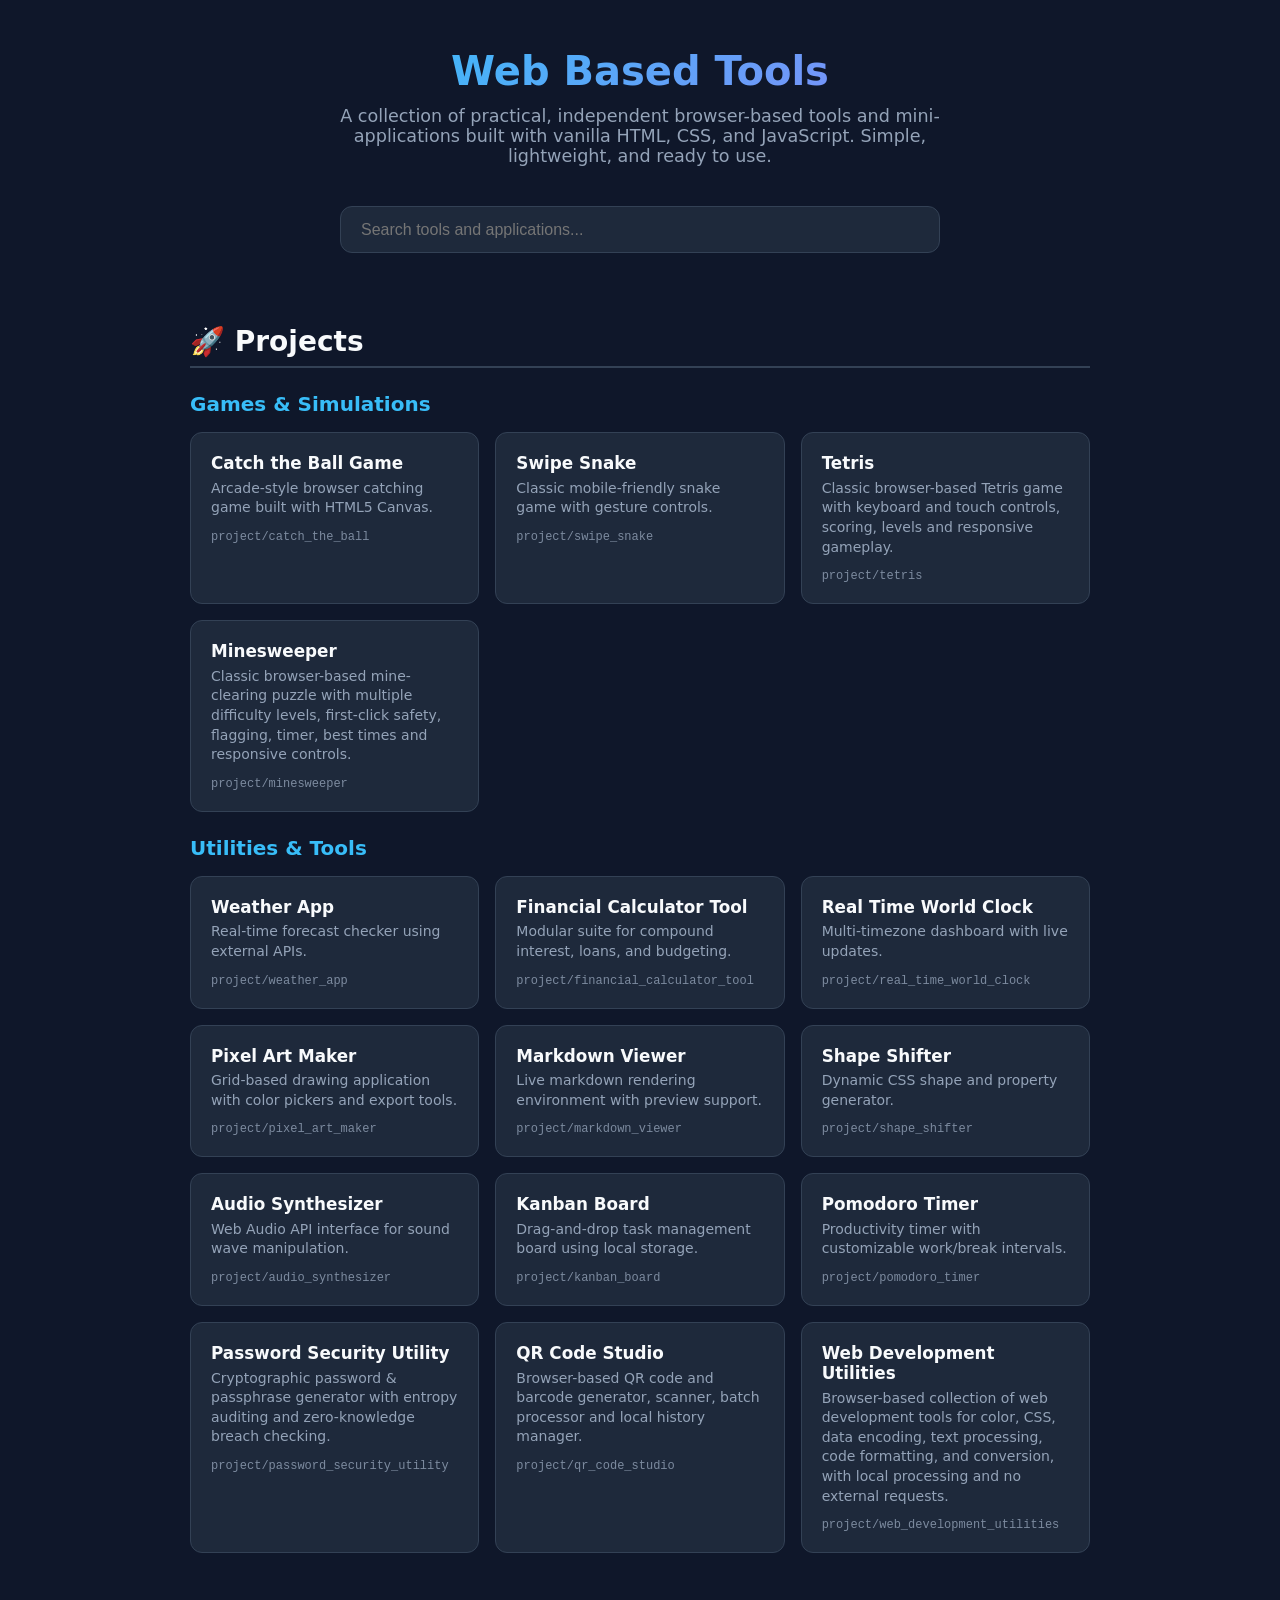
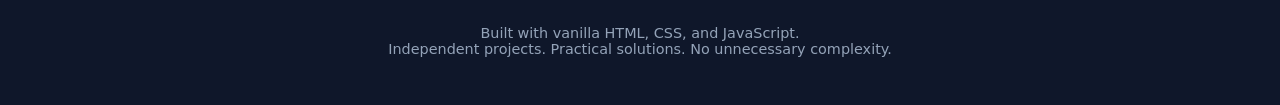
<file: index.html>
<!DOCTYPE html>
<html lang="en">
<head>
    <meta charset="UTF-8">
    <meta name="viewport" content="width=device-width, initial-scale=1.0">
    <meta name="description" content="A collection of practical, independent browser-based tools built with vanilla HTML, CSS, and JavaScript.">
    <title>Web Based Tools - Directory</title>
    <style>
        :root {
            --bg-color: #0f172a;
            --card-bg: #1e293b;
            --card-hover: #334155;
            --text-primary: #f8fafc;
            --text-secondary: #94a3b8;
            --accent: #38bdf8;
            --accent-gradient: linear-gradient(135deg, #38bdf8 0%, #818cf8 100%);
            --border: #334155;
            --radius: 12px;
        }

        * {
            box-sizing: border-box;
            margin: 0;
            padding: 0;
        }

        body {
            font-family: system-ui, -apple-system, BlinkMacSystemFont, "Segoe UI", Roboto, sans-serif;
            background-color: var(--bg-color);
            color: var(--text-primary);
            min-height: 100vh;
            display: flex;
            flex-direction: column;
            align-items: center;
            padding: 3rem 1.5rem;
        }

        header {
            text-align: center;
            margin-bottom: 2.5rem;
            max-width: 600px;
        }

        h1 {
            font-size: 2.5rem;
            font-weight: 800;
            background: var(--accent-gradient);
            -webkit-background-clip: text;
            -webkit-text-fill-color: transparent;
            margin-bottom: 0.75rem;
        }

        .subtitle {
            color: var(--text-secondary);
            font-size: 1.1rem;
        }

        .search-container {
            width: 100%;
            max-width: 600px;
            margin-bottom: 2rem;
        }

        #search-input {
            width: 100%;
            padding: 0.85rem 1.25rem;
            font-size: 1rem;
            background-color: var(--card-bg);
            border: 1px solid var(--border);
            border-radius: var(--radius);
            color: var(--text-primary);
            outline: none;
            transition: border-color 0.2s, box-shadow 0.2s;
        }

        #search-input:focus {
            border-color: var(--accent);
            box-shadow: 0 0 0 3px rgba(56, 189, 248, 0.15);
        }

        main {
            width: 100%;
            max-width: 900px;
        }

        .category-title {
            font-size: 1.75rem;
            font-weight: 800;
            margin: 2.5rem 0 1.5rem;
            color: var(--text-primary);
            border-bottom: 2px solid var(--border);
            padding-bottom: 0.5rem;
        }

        .subcategory-title {
            font-size: 1.25rem;
            font-weight: 600;
            margin: 1.5rem 0 1rem;
            color: var(--accent);
        }

        .grid {
            display: grid;
            grid-template-columns: repeat(auto-fill, minmax(260px, 1fr));
            gap: 1rem;
            list-style: none;
            margin-bottom: 1.5rem;
        }

        .card {
            background-color: var(--card-bg);
            border: 1px solid var(--border);
            border-radius: var(--radius);
            transition: transform 0.2s, background-color 0.2s, border-color 0.2s;
            overflow: hidden;
        }

        .card:hover {
            background-color: var(--card-hover);
            border-color: var(--accent);
            transform: translateY(-3px);
        }

        .card a {
            display: block;
            padding: 1.25rem;
            color: var(--text-primary);
            text-decoration: none;
            height: 100%;
        }

        .card-title {
            font-size: 1.05rem;
            font-weight: 600;
            margin-bottom: 0.35rem;
        }

        .card-desc {
            font-size: 0.875rem;
            color: var(--text-secondary);
            margin-bottom: 0.75rem;
            line-height: 1.4;
        }

        .card-path {
            font-size: 0.75rem;
            color: var(--text-secondary);
            font-family: monospace;
            opacity: 0.8;
        }

        footer {
            margin-top: auto;
            padding-top: 3rem;
            color: var(--text-secondary);
            font-size: 0.9rem;
            text-align: center;
        }

        .hidden {
            display: none !important;
        }

        @media (max-width: 600px) {
            h1 { font-size: 2rem; }
            body { padding: 1.5rem 1rem; }
        }
    </style>
</head>
<body>

    <header>
        <h1>Web Based Tools</h1>
        <p class="subtitle">
            A collection of practical, independent browser-based tools
            and mini-applications built with vanilla HTML, CSS, and JavaScript.
            Simple, lightweight, and ready to use.
        </p>
    </header>

    <div class="search-container">
        <input
            type="text"
            id="search-input"
            placeholder="Search tools and applications..."
            autocomplete="off"
            aria-label="Search tools and applications"
        >
    </div>

    <main id="directory-container">
        <!-- Tools are dynamically rendered via app.js -->
    </main>

    <footer>
        <p>Built with vanilla HTML, CSS, and JavaScript.</p>
        <p>Independent projects. Practical solutions. No unnecessary complexity.</p>
    </footer>

    <script src="app.js"></script>
</body>
</html>
</file>
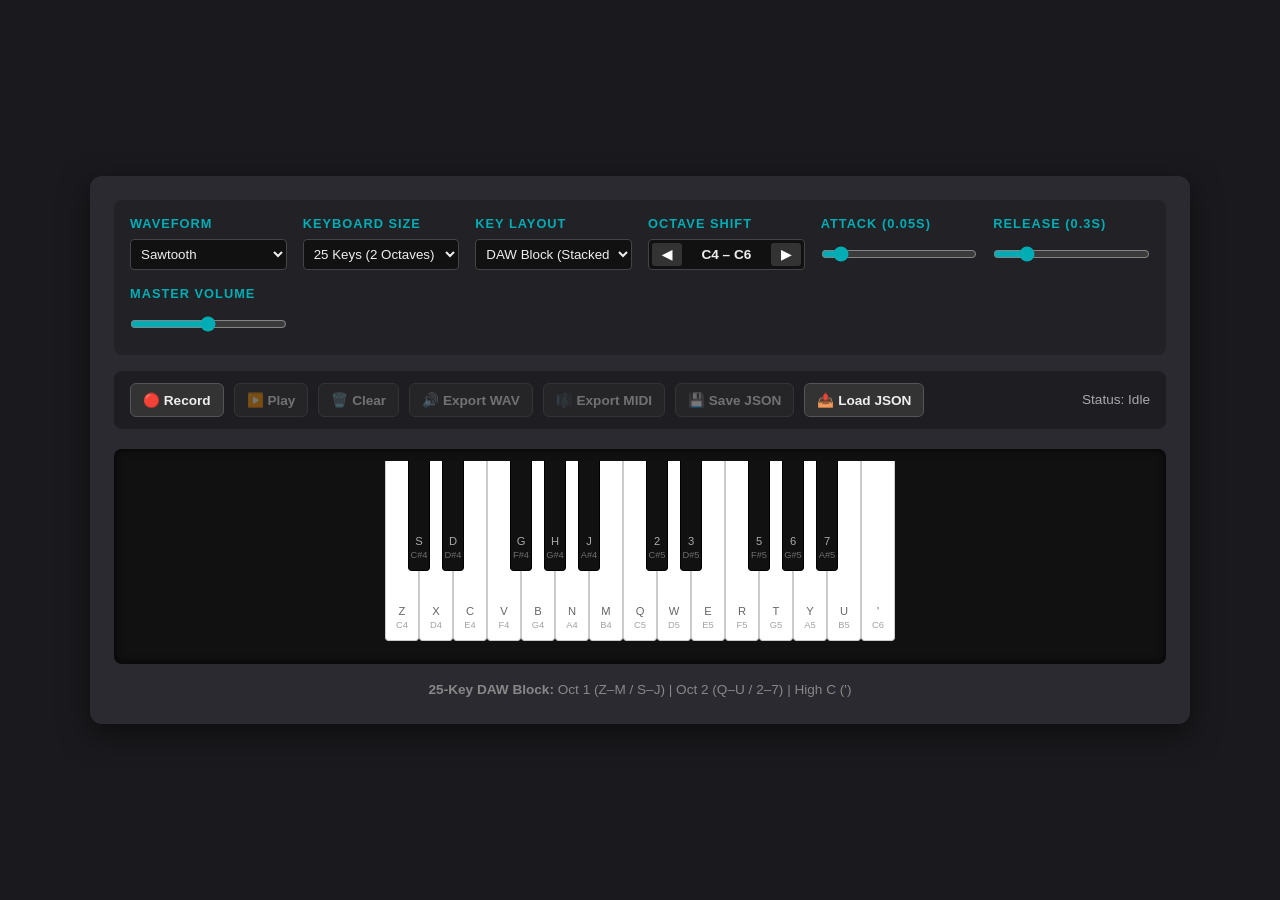
<file: project/audio_synthesizer/index.html>
<!DOCTYPE html>
<html lang="en">
<head>
    <meta charset="UTF-8">
    <meta name="viewport" content="width=device-width, initial-scale=1.0">
    <title>Modular Web Audio Synthesizer</title>
    <link rel="icon" href="data:image/svg+xml,<svg xmlns=%22http://www.w3.org/2000/svg%22 viewBox=%220 0 100 100%22><text y=%22.9em%22 font-size=%2290%22>🎹</text></svg>">
    <link rel="stylesheet" href="style.css">
</head>
<body>

<div class="synth-container">
    <div class="controls-panel">
        <div class="control-group">
            <label for="waveform">Waveform</label>
            <select id="waveform">
                <option value="sine">Sine</option>
                <option value="square">Square</option>
                <option value="sawtooth" selected>Sawtooth</option>
                <option value="triangle">Triangle</option>
            </select>
        </div>

        <div class="control-group">
            <label for="key-count">Keyboard Size</label>
            <select id="key-count">
                <option value="13">13 Keys (1 Octave)</option>
                <option value="25" selected>25 Keys (2 Octaves)</option>
                <option value="37">37 Keys (3 Octaves)</option>
            </select>
        </div>

        <div class="control-group">
            <label for="layout-mode">Key Layout</label>
            <select id="layout-mode">
                <option value="block" selected>DAW Block (Stacked)</option>
                <option value="split">Left / Right Split</option>
            </select>
        </div>

        <div class="control-group">
            <label>Octave Shift</label>
            <div class="octave-stepper">
                <button id="octave-down" class="btn-step">◀</button>
                <span id="octave-label">C4 – C6</span>
                <button id="octave-up" class="btn-step">▶</button>
            </div>
        </div>
        
        <div class="control-group">
            <label for="attack">Attack (<span id="attack-val">0.05</span>s)</label>
            <input type="range" id="attack" min="0.01" max="1" step="0.01" value="0.05">
        </div>

        <div class="control-group">
            <label for="release">Release (<span id="release-val">0.3</span>s)</label>
            <input type="range" id="release" min="0.01" max="2" step="0.01" value="0.3">
        </div>

        <div class="control-group">
            <label for="volume">Master Volume</label>
            <input type="range" id="volume" min="0" max="1" step="0.01" value="0.5">
        </div>
    </div>

    <!-- Recorder Controls -->
    <div class="recorder-panel">
        <button id="btn-record" class="btn">🔴 Record</button>
        <button id="btn-play" class="btn" disabled>▶️ Play</button>
        <button id="btn-clear" class="btn" disabled>🗑️ Clear</button>
        <button id="btn-export-wav" class="btn" disabled>🔊 Export WAV</button>
        <button id="btn-export-midi" class="btn" disabled>🎼 Export MIDI</button>
        <button id="btn-save" class="btn" disabled>💾 Save JSON</button>
        <button id="btn-load-file" class="btn">📤 Load JSON</button>
        <input type="file" id="file-input" accept=".json" style="display: none;">
        <span id="rec-status" class="status-label">Status: Idle</span>
    </div>

    <div class="keyboard-wrapper" id="keyboard">
        <!-- Keys generated dynamically -->
    </div>

    <div class="instructions" id="instructions">
        <strong>DAW Block:</strong> Oct 1 (Z–M / S–J) | Oct 2 (Q–U / 2–7) | Oct 3 (I–; / 8–=) | High C (')<br>
        <strong>25-Key Split:</strong> Left Hand (Q–U / 2–7) | Right Hand (I–; / 8–=) | High C (')<br>
        <strong>37-Key Split:</strong> Oct 1 (Z–M / S–J) | Left Hand (Q–U / 2–7) | Right Hand (I–; / 8–=) | High C (')
    </div>
</div>

<script type="module" src="js/app.js"></script>
</body>
</html>
</file>
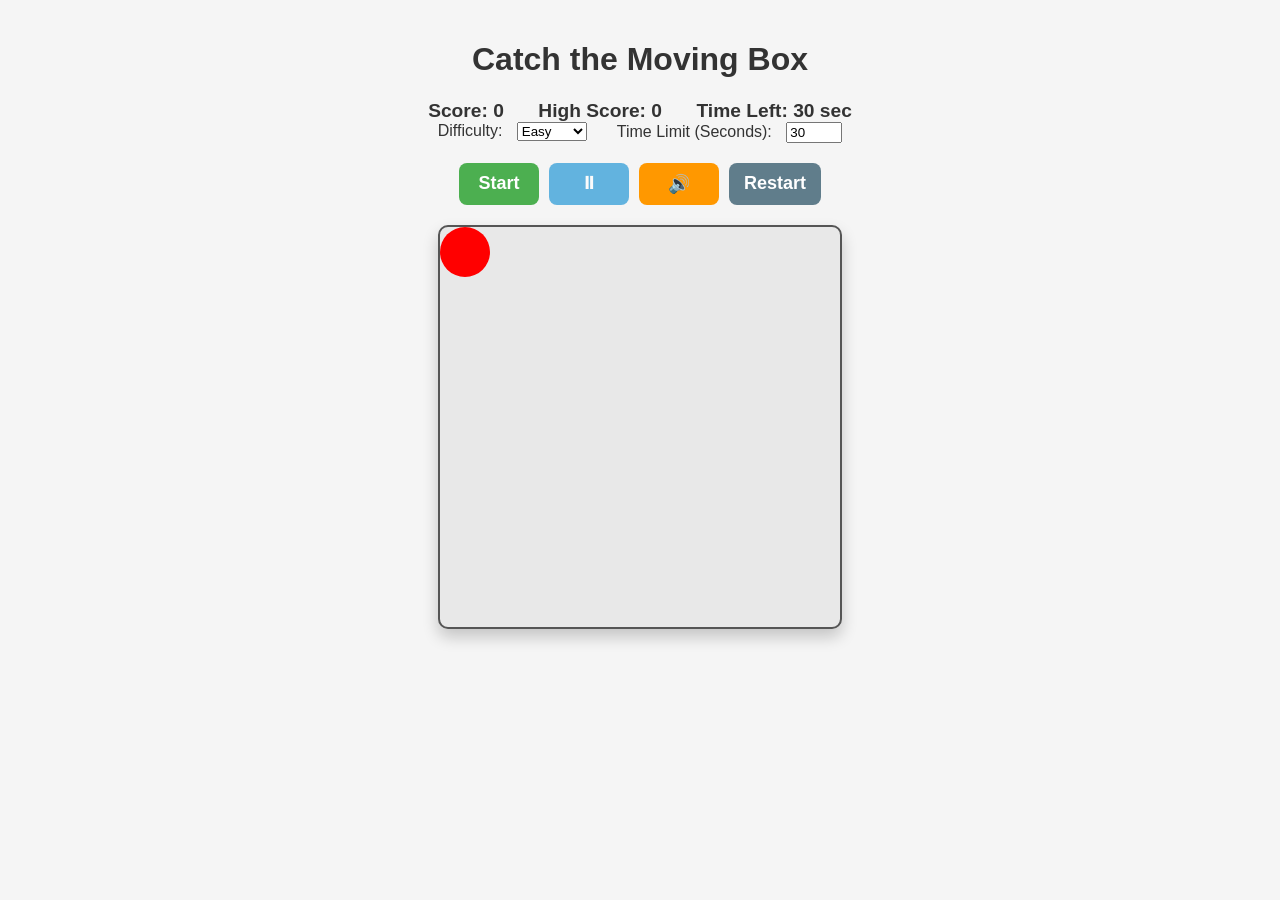
<file: project/catch_the_ball/index.html>
<!DOCTYPE html>
<html lang="en">
<head>
    <meta charset="UTF-8">
    <meta name="viewport" content="width=device-width, initial-scale=1.0">
    <title>Catch the Box Game</title>
    <link rel="icon" type="image/x-icon" href="favicon.ico"> 
    <link rel="stylesheet" href="style.css">
</head>
<body>
    <header>
        <h1>Catch the Moving Box</h1>
    </header>

    <div class="game-info">
        <p>Score: <span id="score">0</span></p>
        <p>High Score: <span id="highScore">0</span></p>
        <p>Time Left: <span id="timer">30</span> sec</p>
    </div>

    <div class="controls">
        <div class="control-group">
            <label for="difficulty">Difficulty:</label>
            <select id="difficulty">
                <option value="1000">Easy</option>
                <option value="700">Medium</option>
                <option value="400">Hard</option>
            </select>
        </div>

        <div class="control-group">
            <label for="timeLimit">Time Limit (Seconds):</label>
            <input type="number" id="timeLimit" min="30" max="600" value="30">
        </div>
    </div>

    <div class="button-group">
        <button id="startButton" onclick="toggleGame()">Start</button>
        <button id="pauseButton" onclick="togglePause()" disabled aria-label="Pause Game">⏸</button>
        <button id="toggleSoundButton" onclick="toggleSound()" aria-label="Toggle Sound">🔊</button>
        <button id="restartButton" onclick="restartGame()">Restart</button>
    </div>

    <div id="gameArea">
        <div id="box"></div>
        <div id="gameOverModal" class="modal">
            <div class="modal-content">
                <h2>Game Over!</h2>
                <p id="finalScoreText">Your final score is: <span id="finalScore">0</span></p>
                <button onclick="restartGame()">Replay</button>
            </div>
        </div>
    </div>

    <audio id="clickSound" src="click_sound.mp3" preload="auto"></audio>

    <script src="script.js"></script>
</body>
</html>
</file>
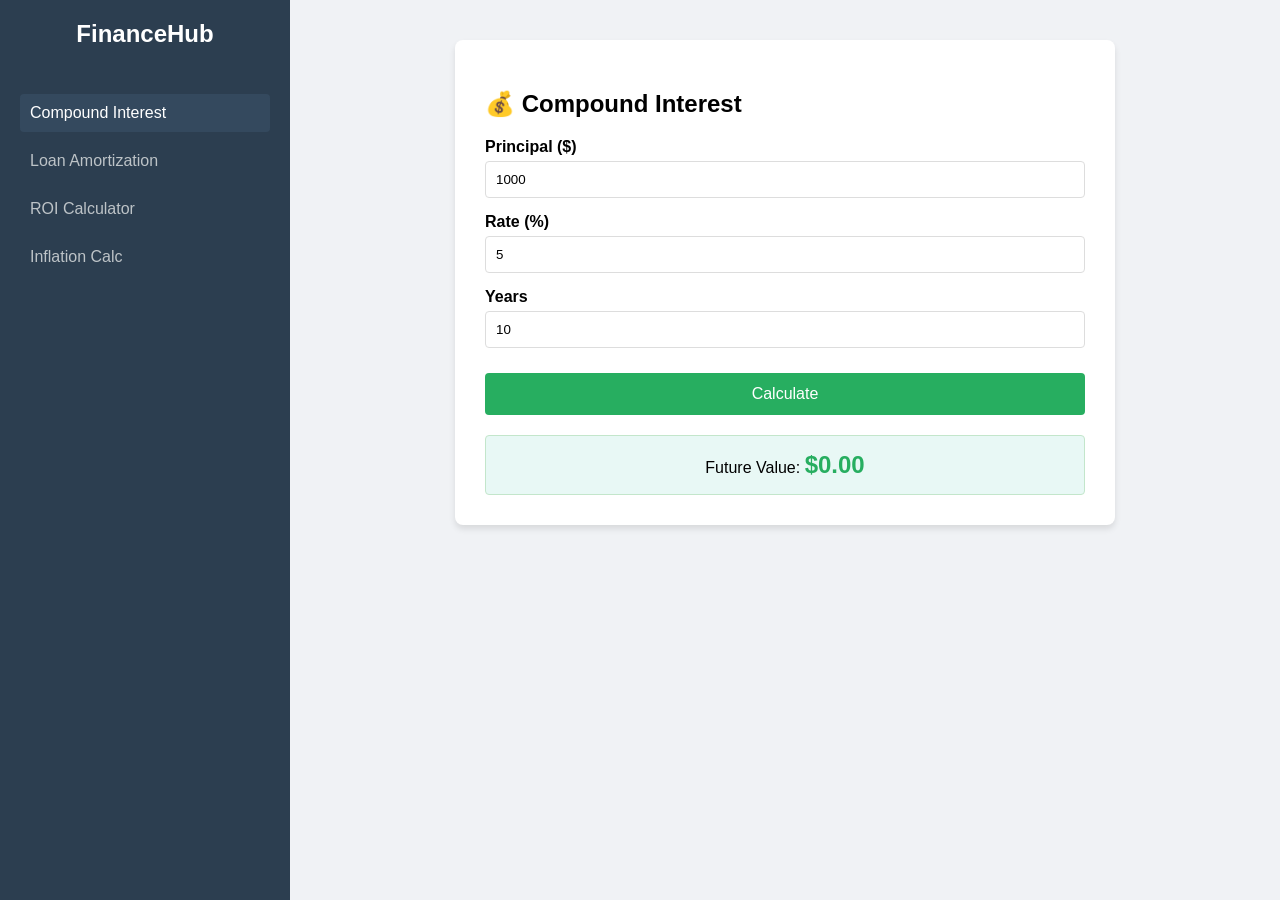
<file: project/financial_calculator_tool/index.html>
<!DOCTYPE html>
<html lang="en">
<head>
    <meta charset="UTF-8">
    <meta name="viewport" content="width=device-width, initial-scale=1.0">
    <title>FinanceHub SPA</title>
    <link rel="stylesheet" href="styles.css">
</head>
<body>

    <div class="layout">
        <nav class="sidebar">
            <h2>FinanceHub</h2>
            <ul>
                <li><a href="#compound" class="nav-link" data-target="compound">Compound Interest</a></li>
                <li><a href="#amortization" class="nav-link" data-target="amortization">Loan Amortization</a></li>
                <li><a href="#roi" class="nav-link" data-target="roi">ROI Calculator</a></li>
                <li><a href="#inflation" class="nav-link" data-target="inflation">Inflation Calc</a></li>
            </ul>
        </nav>

        <main id="app">
            <div class="welcome-screen">
                <h3>Select a tool from the menu to get started.</h3>
            </div>
        </main>
    </div>

    <script type="module" src="main.js"></script>
</body>
</html>
</file>
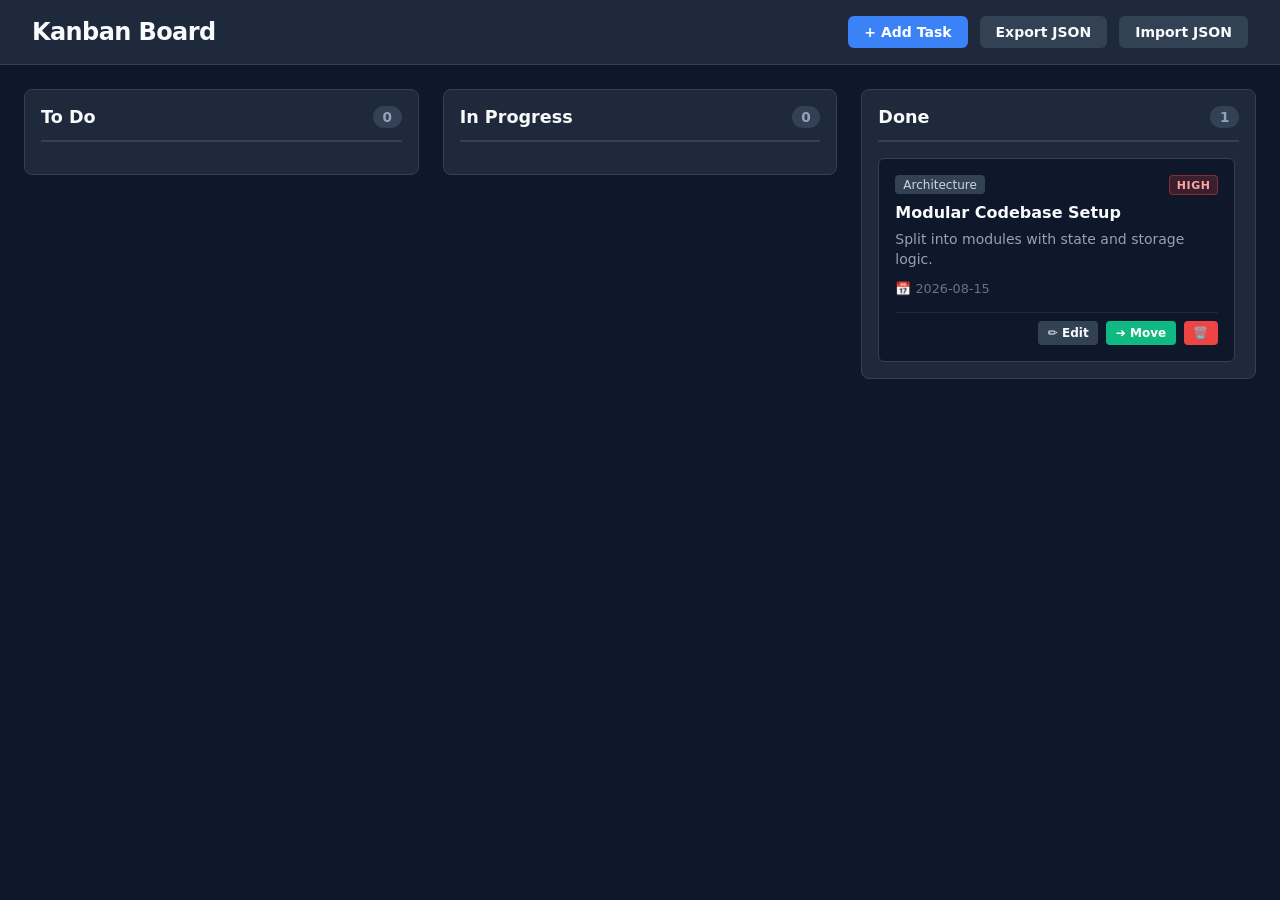
<file: project/kanban_board/index.html>
<!DOCTYPE html>
<html lang="en">
<head>
  <meta charset="UTF-8">
  <meta name="viewport" content="width=device-width, initial-scale=1.0">
  <title>Kanban Board</title>
  <link rel="stylesheet" href="css/styles.css">
</head>
<body>
  <header class="app-header">
    <h1>Kanban Board</h1>
    <div class="actions">
      <button id="add-task-btn" class="btn primary">+ Add Task</button>
      <button id="export-btn" class="btn secondary">Export JSON</button>
      <label for="import-file" class="btn secondary">Import JSON</label>
      <input type="file" id="import-file" accept=".json" hidden>
    </div>
  </header>

  <main id="kanban-board" class="board-container"></main>

  <!-- Task Modal Form for Add / Edit Operations -->
  <div id="task-modal" class="modal hidden">
    <div class="modal-content">
      <div class="modal-header">
        <h2 id="modal-title">Add New Task</h2>
        <button id="close-modal-btn" class="close-btn">&times;</button>
      </div>
      
      <form id="task-form">
        <input type="hidden" id="task-id">
        
        <div class="form-group">
          <label for="task-title-input">Title *</label>
          <input type="text" id="task-title-input" required placeholder="e.g., Implement drag and drop">
        </div>

        <div class="form-group">
          <label for="task-desc-input">Description</label>
          <textarea id="task-desc-input" rows="3" placeholder="Add task context or implementation details..."></textarea>
        </div>

        <div class="form-row">
          <div class="form-group">
            <label for="task-priority-input">Priority</label>
            <select id="task-priority-input">
              <option value="low">Low</option>
              <option value="medium" selected>Medium</option>
              <option value="high">High</option>
            </select>
          </div>

          <div class="form-group">
            <label for="task-category-input">Tags (comma-separated)</label>
            <input type="text" id="task-category-input" placeholder="e.g., Feature, UI, Bug">
          </div>
        </div>

        <div class="form-row">
          <div class="form-group">
            <label for="task-status-input">Status Lane</label>
            <select id="task-status-input">
              <option value="todo">To Do</option>
              <option value="in-progress">In Progress</option>
              <option value="done">Done</option>
            </select>
          </div>

          <div class="form-group">
            <label for="task-due-input">Due Date</label>
            <input type="date" id="task-due-input">
          </div>
        </div>

        <div class="modal-actions">
          <button type="button" id="cancel-btn" class="btn secondary">Cancel</button>
          <button type="submit" class="btn primary">Save Task</button>
        </div>
      </form>
    </div>
  </div>

  <!-- Main ES Module Entry Point -->
  <script type="module" src="js/main.js"></script>
</body>
</html>
</file>
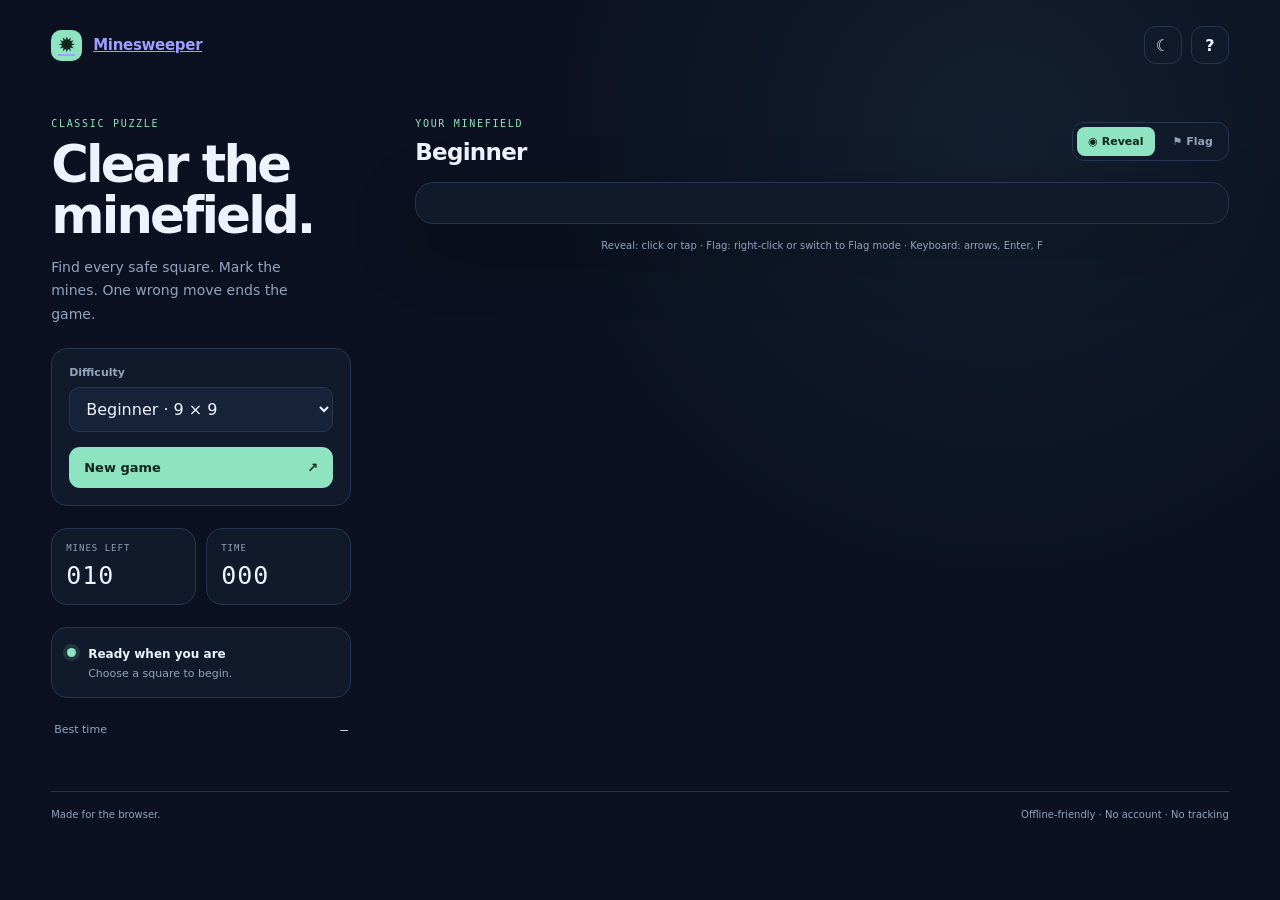
<file: project/minesweeper/index.html>
<!doctype html>
<html lang="en">
<head>
  <meta charset="utf-8">
  <meta name="viewport" content="width=device-width, initial-scale=1">
  <meta name="theme-color" content="#111827">
  <meta name="description" content="A lightweight, browser-based Minesweeper game.">
  <title>Minesweeper</title>
  <link rel="manifest" href="./manifest.webmanifest">
  <link rel="stylesheet" href="./css/style.css">
  <link rel="stylesheet" href="./css/responsive.css">
</head>
<body>
  <main class="app-shell">
    <header class="topbar">
      <a class="brand" href="./" aria-label="Minesweeper home">
        <span class="brand-mark" aria-hidden="true">✹</span>
        <span>Minesweeper</span>
      </a>
      <div class="top-actions">
        <button class="icon-button" id="theme-toggle" type="button" aria-label="Switch color theme" title="Switch theme">☾</button>
        <button class="icon-button" id="help-toggle" type="button" aria-label="How to play" title="How to play">?</button>
      </div>
    </header>

    <section class="game-layout" aria-label="Minesweeper game">
      <aside class="game-sidebar">
        <div class="intro">
          <p class="eyebrow">CLASSIC PUZZLE</p>
          <h1>Clear the<br>minefield.</h1>
          <p class="intro-copy">Find every safe square. Mark the mines. One wrong move ends the game.</p>
        </div>

        <div class="control-card">
          <label class="field-label" for="difficulty">Difficulty</label>
          <select id="difficulty">
            <option value="beginner">Beginner · 9 × 9</option>
            <option value="intermediate">Intermediate · 16 × 16</option>
            <option value="expert">Expert · 30 × 16</option>
            <option value="custom">Custom board</option>
          </select>

          <div class="custom-fields" id="custom-fields" hidden>
            <div class="field-row">
              <label>Columns <input id="custom-cols" type="number" min="5" max="40" value="12"></label>
              <label>Rows <input id="custom-rows" type="number" min="5" max="30" value="12"></label>
            </div>
            <label class="full-field">Mines <input id="custom-mines" type="number" min="1" max="143" value="20"></label>
            <p class="field-hint" id="custom-hint">Choose between 5–40 columns and 5–30 rows.</p>
          </div>
          <button class="primary-button" id="new-game" type="button">New game <span aria-hidden="true">↗</span></button>
        </div>

        <div class="stats-grid">
          <div class="stat-card">
            <span class="stat-label">MINES LEFT</span>
            <strong id="mine-count">010</strong>
          </div>
          <div class="stat-card">
            <span class="stat-label">TIME</span>
            <strong id="timer">000</strong>
          </div>
        </div>

        <div class="status-card" aria-live="polite">
          <span class="status-indicator" id="status-indicator"></span>
          <div>
            <strong id="game-status">Ready when you are</strong>
            <p id="status-detail">Choose a square to begin.</p>
          </div>
        </div>

        <div class="sidebar-footer">
          <span>Best time</span>
          <strong id="best-time">—</strong>
        </div>
      </aside>

      <section class="board-panel">
        <div class="board-toolbar">
          <div>
            <p class="eyebrow">YOUR MINEFIELD</p>
            <h2 id="board-title">Beginner</h2>
          </div>
          <div class="board-tools">
            <button class="mode-button active" id="reveal-mode" type="button" aria-pressed="true">◉ Reveal</button>
            <button class="mode-button" id="flag-mode" type="button" aria-pressed="false">⚑ Flag</button>
          </div>
        </div>
        <div class="board-frame">
          <div class="board-scroll">
            <div class="board" id="board" role="grid" aria-label="Minefield" aria-describedby="board-instructions"></div>
          </div>
        </div>
        <p class="board-instructions" id="board-instructions">
          Reveal: click or tap · Flag: right-click or switch to Flag mode · Keyboard: arrows, Enter, F
        </p>
        <div class="mobile-actions">
          <button class="mobile-action active" id="mobile-reveal" type="button">◉ Reveal</button>
          <button class="mobile-action" id="mobile-flag" type="button">⚑ Flag</button>
        </div>
      </section>
    </section>

    <footer class="page-footer">
      <span>Made for the browser.</span>
      <span>Offline-friendly · No account · No tracking</span>
    </footer>
  </main>

  <dialog class="help-dialog" id="help-dialog">
    <form method="dialog">
      <button class="dialog-close" aria-label="Close instructions">×</button>
      <p class="eyebrow">HOW TO PLAY</p>
      <h2>Read the clues.</h2>
      <p>Numbers show how many mines touch that square, including diagonals. Use them to work out where the mines are hiding.</p>
      <ul>
        <li><strong>Reveal:</strong> Select a covered square to uncover it.</li>
        <li><strong>Flag:</strong> Mark a square you think contains a mine.</li>
        <li><strong>Empty squares:</strong> Reveal a surrounding area automatically.</li>
        <li><strong>Win:</strong> Reveal every safe square without hitting a mine.</li>
      </ul>
      <p class="dialog-note">Your first revealed square is always safe. On touch screens, use the Reveal and Flag controls.</p>
      <button class="primary-button dialog-done">Got it</button>
    </form>
  </dialog>

  <script type="module" src="./js/app.js"></script>
  <script>
    if ("serviceWorker" in navigator && location.protocol !== "file:") {
      window.addEventListener("load", () => navigator.serviceWorker.register("./sw.js").catch(() => {}));
    }
  </script>
</body>
</html>
</file>
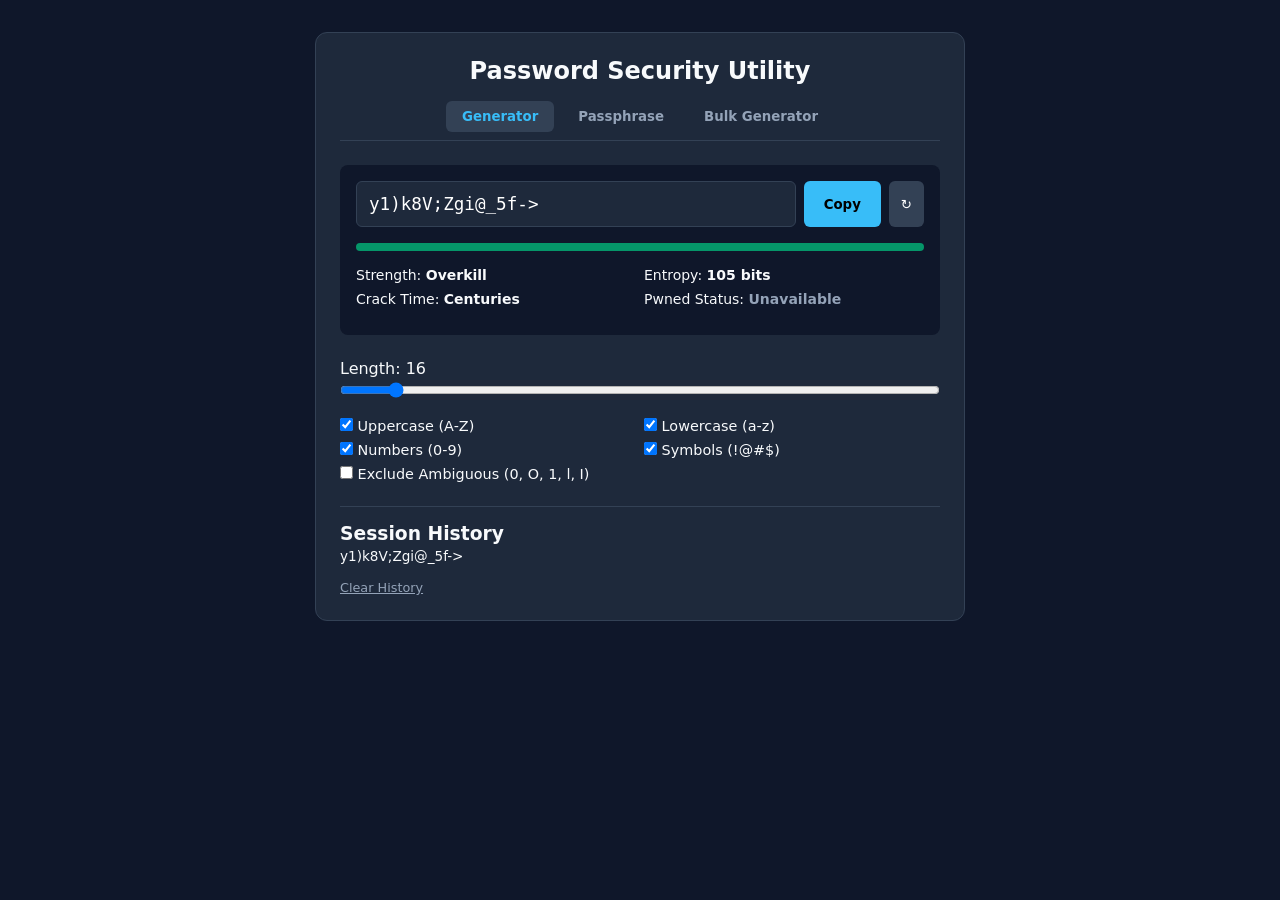
<file: project/password_security_utility/index.html>
<!DOCTYPE html>
<html lang="en">
<head>
    <meta charset="UTF-8">
    <meta name="viewport" content="width=device-width, initial-scale=1.0">
    <title>Password Security Utility</title>
    <link rel="stylesheet" href="./src/style.css">
</head>
<body>
    <div class="app-container">
        <header>
            <h1>Password Security Utility</h1>
            <nav class="tab-nav">
                <button class="tab-btn active" data-tab="generator">Generator</button>
                <button class="tab-btn" data-tab="passphrase">Passphrase</button>
                <button class="tab-btn" data-tab="bulk">Bulk Generator</button>
            </nav>
        </header>

        <main>
            <div class="display-card">
                <div class="output-wrapper">
                    <input type="text" id="password-output" placeholder="Generated Password..." autocomplete="off">
                    <button id="copy-btn" class="primary-btn">Copy</button>
                    <button id="refresh-btn" class="icon-btn" title="Regenerate">↻</button>
                </div>

                <div class="strength-meter">
                    <div id="strength-bar-fill"></div>
                </div>

                <div class="metrics-grid">
                    <div class="metric"><span class="label">Strength:</span> <strong id="metric-label">--</strong></div>
                    <div class="metric"><span class="label">Entropy:</span> <strong id="metric-entropy">0 bits</strong></div>
                    <div class="metric"><span class="label">Crack Time:</span> <strong id="metric-crack">Instant</strong></div>
                    <div class="metric"><span class="label">Pwned Status:</span> <strong id="metric-breach">Not Checked</strong></div>
                </div>
                <div id="feedback-list" class="feedback-container"></div>
            </div>

            <section id="tab-generator" class="tab-content active">
                <div class="control-group">
                    <label for="char-length">Length: <span id="char-length-val">16</span></label>
                    <input type="range" id="char-length" min="6" max="128" value="16">
                </div>
                <div class="checkbox-grid">
                    <label><input type="checkbox" id="opt-uppercase" checked> Uppercase (A-Z)</label>
                    <label><input type="checkbox" id="opt-lowercase" checked> Lowercase (a-z)</label>
                    <label><input type="checkbox" id="opt-numbers" checked> Numbers (0-9)</label>
                    <label><input type="checkbox" id="opt-symbols" checked> Symbols (!@#$)</label>
                    <label><input type="checkbox" id="opt-exclude-ambiguous"> Exclude Ambiguous (0, O, 1, l, I)</label>
                </div>
            </section>

            <section id="tab-passphrase" class="tab-content">
                <div class="control-group">
                    <label for="word-count">Word Count: <span id="word-count-val">4</span></label>
                    <input type="range" id="word-count" min="3" max="10" value="4">
                </div>
                <div class="control-group">
                    <label for="separator-select">Separator:</label>
                    <select id="separator-select">
                        <option value="-">Hyphen (-)</option>
                        <option value="_">Underscore (_)</option>
                        <option value=" ">Space ( )</option>
                        <option value=".">Period (.)</option>
                    </select>
                </div>
                <div class="checkbox-grid">
                    <label><input type="checkbox" id="opt-capitalize" checked> Capitalize Words</label>
                    <label><input type="checkbox" id="opt-include-number" checked> Append Random Number</label>
                </div>
            </section>

            <section id="tab-bulk" class="tab-content">
                <div class="control-group">
                    <label for="bulk-count">Quantity: <span id="bulk-count-val">5</span></label>
                    <input type="range" id="bulk-count" min="2" max="20" value="5">
                </div>
                <button id="generate-bulk-btn" class="secondary-btn">Generate Bulk Passwords</button>
                <textarea id="bulk-output" readonly placeholder="Bulk passwords will appear here..."></textarea>
            </section>

            <section class="history-section">
                <h3>Session History</h3>
                <ul id="history-list"></ul>
                <button id="clear-history-btn" class="text-btn">Clear History</button>
            </section>
        </main>
    </div>
    <script type="module" src="./src/main.js"></script>
</body>
</html>
</file>
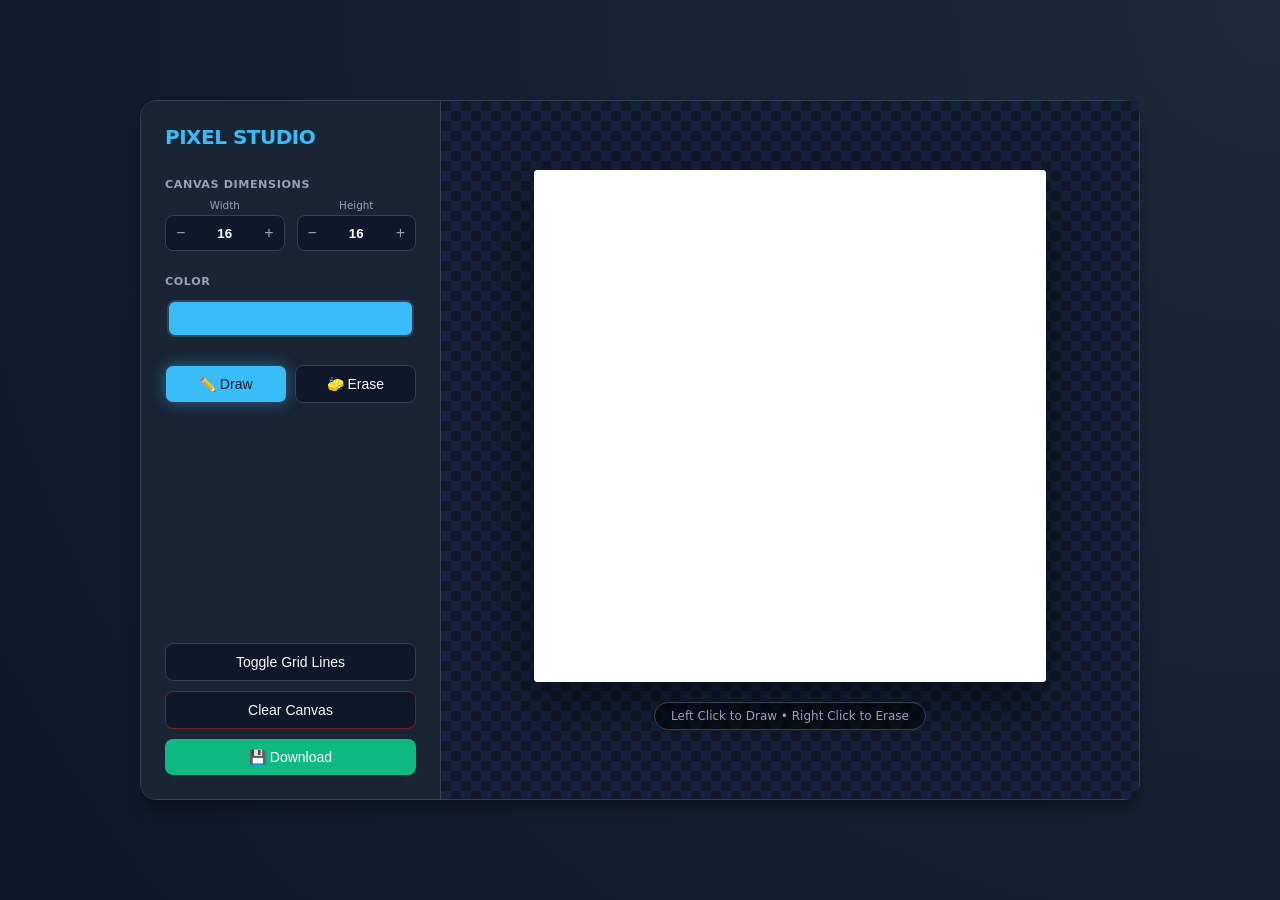
<file: project/pixel_art_maker/index.html>
<!DOCTYPE html>
<html lang="en">
<head>
    <meta charset="UTF-8">
    <meta name="viewport" content="width=device-width, initial-scale=1.0">
    <title>Pixel Art Studio</title>
    <link rel="stylesheet" href="./style.css">
</head>
<body>

    <div class="app-container">
        <aside class="controls">
            <h1>Pixel Studio</h1>
            
            <div class="control-group">
                <label>Canvas Dimensions</label>
                <div class="dimensions-row">
                    
                    <div class="dim-col">
                        <span class="dim-label">Width</span>
                        <div class="number-control">
                            <button class="step-btn" id="widthDec">−</button>
                            <input type="number" id="widthInput" value="16" min="4" max="64" readonly>
                            <button class="step-btn" id="widthInc">+</button>
                        </div>
                    </div>

                    <div class="dim-col">
                        <span class="dim-label">Height</span>
                        <div class="number-control">
                            <button class="step-btn" id="heightDec">−</button>
                            <input type="number" id="heightInput" value="16" min="4" max="64" readonly>
                            <button class="step-btn" id="heightInc">+</button>
                        </div>
                    </div>

                </div>
            </div>

            <div class="control-group">
                <label>Color</label>
                <input type="color" id="colorPicker" value="#38bdf8">
            </div>

            <div class="control-group tools">
                <button id="modeDraw" class="tool-btn active">✏️ Draw</button>
                <button id="modeErase" class="tool-btn">🧽 Erase</button>
            </div>

            <div class="actions">
                <button id="toggleGrid">Toggle Grid Lines</button>
                <button id="clearBtn" class="danger-btn">Clear Canvas</button>
                <button id="downloadBtn" class="success-btn">💾 Download</button>
            </div>
        </aside>

        <main class="workspace">
            <canvas id="artCanvas"></canvas>
            <p class="hint">Left Click to Draw • Right Click to Erase</p>
        </main>
    </div>

    <script type="module" src="./js/main.js"></script>
</body>
</html>
</file>
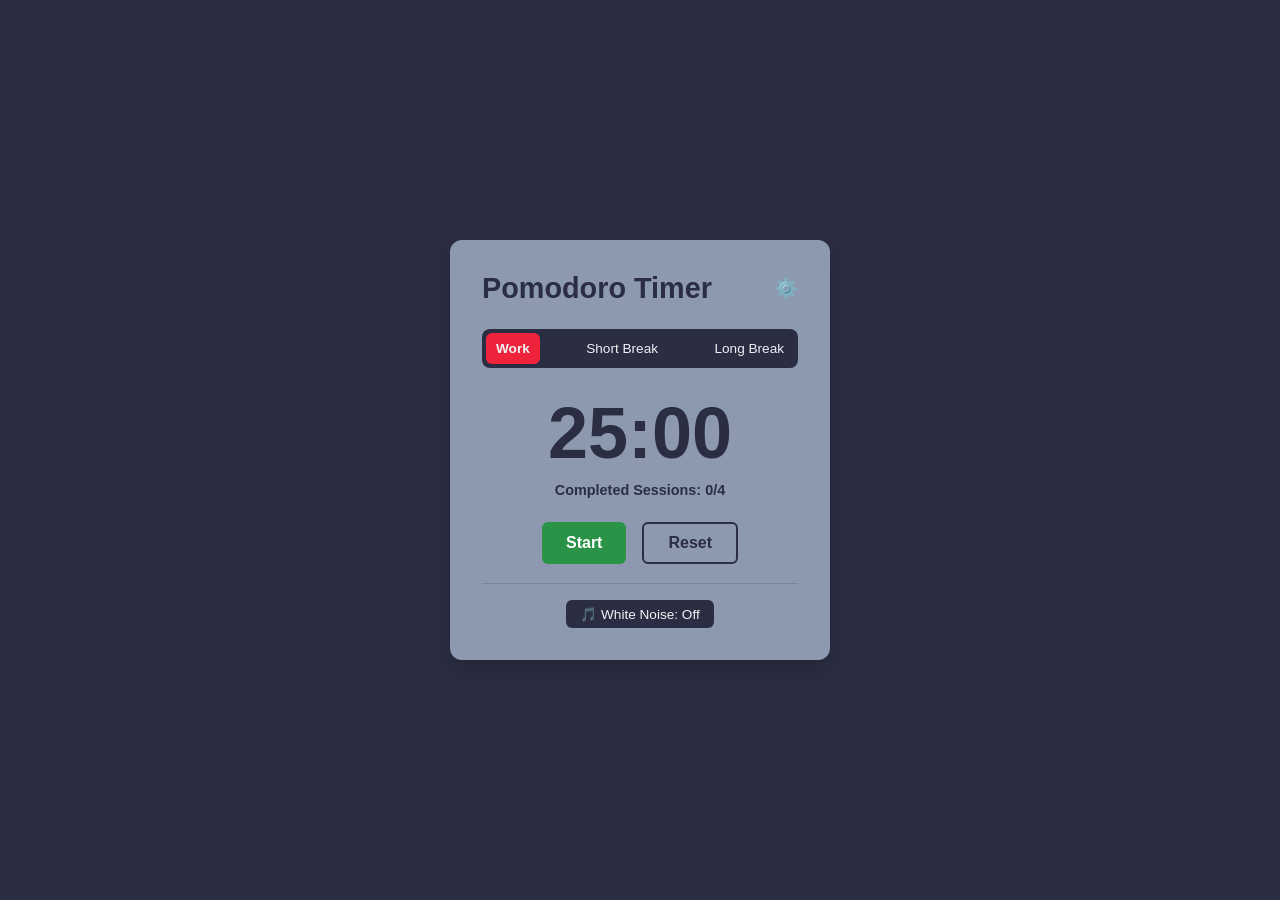
<file: project/pomodoro_timer/index.html>
<!DOCTYPE html>
<html lang="en">
<head>
    <meta charset="UTF-8">
    <meta name="viewport" content="width=device-width, initial-scale=1.0">
    <title>Pomodoro Timer</title>
    <link rel="stylesheet" href="style.css">
</head>
<body>
    <div class="pomodoro-container">
        <header class="app-header">
            <h1>Pomodoro Timer</h1>
            <button id="settings-toggle-btn" class="icon-btn" title="Settings">⚙️</button>
        </header>
        
        <div class="mode-selector">
            <button id="work-btn" class="mode-btn active">Work</button>
            <button id="short-break-btn" class="mode-btn">Short Break</button>
            <button id="long-break-btn" class="mode-btn">Long Break</button>
        </div>

        <div class="timer-display">
            <span id="minutes">25</span>:<span id="seconds">00</span>
        </div>

        <div class="session-counter">
            Completed Sessions: <span id="session-count">0</span>/4
        </div>

        <div class="controls">
            <button id="start-btn">Start</button>
            <button id="reset-btn">Reset</button>
        </div>

        <div class="ambient-controls">
            <button id="ambient-btn" class="ambient-btn">🎵 White Noise: Off</button>
        </div>
    </div>

    <!-- Settings Modal -->
    <div id="settings-modal" class="modal hidden">
        <div class="modal-content">
            <h2>Timer Settings</h2>
            <div class="setting-field">
                <label for="work-duration">Work (minutes):</label>
                <input type="number" id="work-duration" min="1" max="120" value="25">
            </div>
            <div class="setting-field">
                <label for="short-break-duration">Short Break (minutes):</label>
                <input type="number" id="short-break-duration" min="1" max="30" value="5">
            </div>
            <div class="setting-field">
                <label for="long-break-duration">Long Break (minutes):</label>
                <input type="number" id="long-break-duration" min="1" max="60" value="15">
            </div>
            <div class="modal-actions">
                <button id="save-settings-btn">Save Changes</button>
                <button id="close-settings-btn">Cancel</button>
            </div>
        </div>
    </div>

    <script type="module" src="js/main.js"></script>
</body>
</html>
</file>
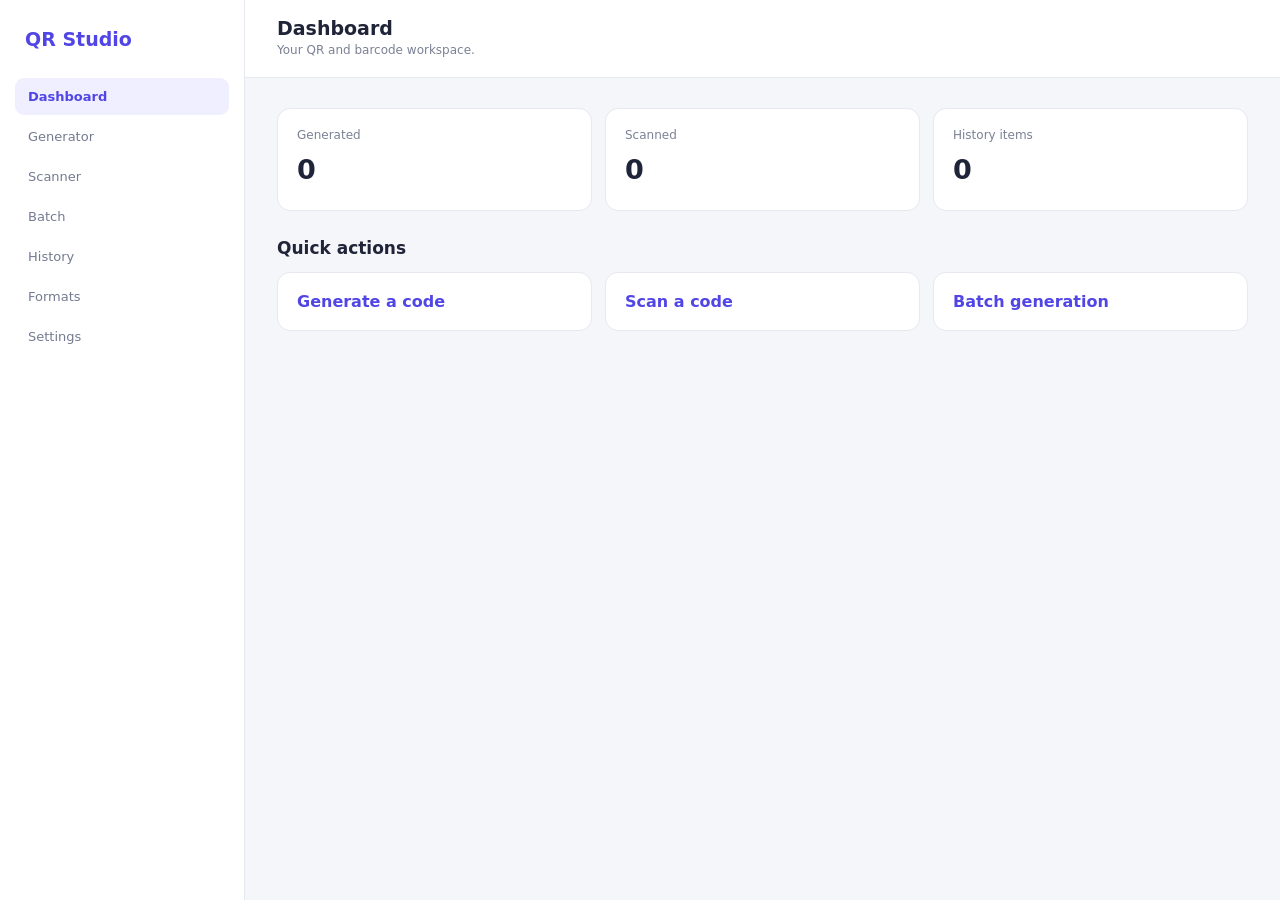
<file: project/qr_code_studio/index.html>
<!DOCTYPE html>
<html lang="en">
<head>
  <meta charset="UTF-8">
  <meta name="viewport" content="width=device-width, initial-scale=1">
  <meta name="theme-color" content="#171923">
  <meta name="description" content="A browser-based QR code and barcode studio.">
  <title>QR Code Studio</title>
  <link rel="stylesheet" href="./css/style.css">
  <!-- Keep these paths aligned with your local vendor files. -->
  <script src="./vendor/qr/qrcode.js"></script>
  <script src="./vendor/barcode/JsBarcode.all.min.js"></script>
  <script src="./vendor/scanner/jsQR.js"></script>
  <script type="module" src="./js/ui.js"></script>
</head>
<body>
  <div id="app"></div>
</body>
</html>
</file>
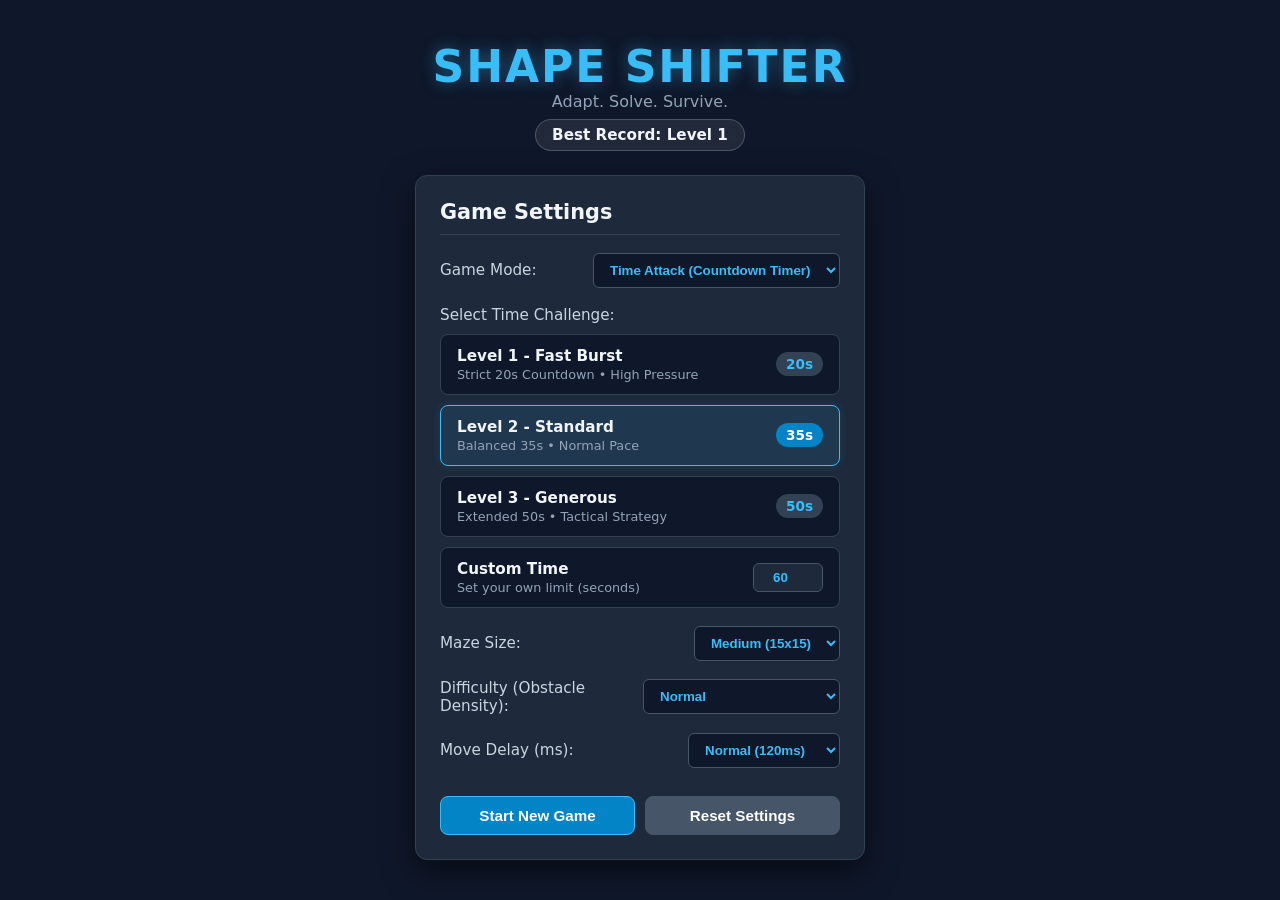
<file: project/shape_shifter/index.html>
<!DOCTYPE html>
<html lang="en">
<head>
  <meta charset="UTF-8">
  <meta name="viewport" content="width=device-width, initial-scale=1.0">
  <title>Shape Shifter: Modular Edition</title>
  <link rel="icon" type="image/svg+xml" href="data:image/svg+xml,<svg xmlns='http://www.w3.org/2000/svg' viewBox='0 0 100 100'><style>.bg{fill:%230f172a}.grid{stroke:%23334155;stroke-width:2}.sq{fill:%236366f1}.ci{fill:%2306b6d4}.tr{fill:%23f43f5e}</style><rect class='bg' width='100' height='100' rx='20'/><path class='grid' d='M33 0v100M66 0v100M0 33h100M0 66h100'/><rect class='sq' x='15' y='15' width='22' height='22' rx='4'/><circle class='ci' cx='50' cy='50' r='12'/><polygon class='tr' points='78,68 89,88 67,88'/></svg>">
  <link rel="stylesheet" href="style.css">
</head>
<body>
  <div id="app">

    <!-- HOME & SETTINGS SCREEN -->
    <div id="home-screen" class="screen active">
      <header class="title-card">
        <h1>SHAPE SHIFTER</h1>
        <p>Adapt. Solve. Survive.</p>
        <div class="high-score-badge">
          Best Record: Level <span id="high-score-val">1</span>
        </div>
      </header>

      <div class="settings-panel">
        <h2>Game Settings</h2>
        
        <div class="setting-group">
          <label for="game-mode">Game Mode:</label>
          <select id="game-mode">
            <option value="timeless">Timeless (Relaxed / Infinite)</option>
            <option value="timed" selected>Time Attack (Countdown Timer)</option>
          </select>
        </div>

        <!-- 3 VERTICAL TIME BLOCKS + CUSTOM BLOCK -->
        <div class="setting-group-vertical" id="time-limit-group">
          <label>Select Time Challenge:</label>
          <div class="time-block-group">
            <div class="time-block" data-time="20" data-level="1">
              <div class="block-info">
                <span class="block-title">Level 1 - Fast Burst</span>
                <span class="block-sub">Strict 20s Countdown • High Pressure</span>
              </div>
              <span class="block-badge">20s</span>
            </div>

            <div class="time-block selected" data-time="35" data-level="2">
              <div class="block-info">
                <span class="block-title">Level 2 - Standard</span>
                <span class="block-sub">Balanced 35s • Normal Pace</span>
              </div>
              <span class="block-badge">35s</span>
            </div>

            <div class="time-block" data-time="50" data-level="3">
              <div class="block-info">
                <span class="block-title">Level 3 - Generous</span>
                <span class="block-sub">Extended 50s • Tactical Strategy</span>
              </div>
              <span class="block-badge">50s</span>
            </div>

            <div class="time-block custom-block" data-time="custom" data-level="custom">
              <div class="block-info">
                <span class="block-title">Custom Time</span>
                <span class="block-sub">Set your own limit (seconds)</span>
              </div>
              <input type="number" id="custom-time-input" min="5" max="300" value="60" placeholder="60" />
            </div>
          </div>
          <!-- Hidden fallback value for modular script reading -->
          <input type="hidden" id="time-limit" value="35">
        </div>

        <div class="setting-group">
          <label for="grid-size">Maze Size:</label>
          <select id="grid-size">
            <option value="11">Small (11x11)</option>
            <option value="15" selected>Medium (15x15)</option>
            <option value="19">Large (19x19)</option>
          </select>
        </div>

        <div class="setting-group">
          <label for="difficulty">Difficulty (Obstacle Density):</label>
          <select id="difficulty">
            <option value="easy">Easy (Fewer Hazards)</option>
            <option value="normal" selected>Normal</option>
            <option value="hard">Hard (Dense Obstacles)</option>
          </select>
        </div>

        <div class="setting-group">
          <label for="move-speed">Move Delay (ms):</label>
          <select id="move-speed">
            <option value="80">Fast (80ms)</option>
            <option value="120" selected>Normal (120ms)</option>
            <option value="180">Relaxed (180ms)</option>
          </select>
        </div>

        <div class="button-group">
          <button id="start-btn" class="btn btn-primary">Start New Game</button>
          <button id="continue-btn" class="btn btn-secondary" style="display: none;">Continue Game</button>
          <button id="reset-settings-btn" class="btn btn-secondary">Reset Settings</button>
        </div>
      </div>
    </div>

    <!-- PLAY GAME SCREEN -->
    <div id="game-screen" class="screen">
      <header id="hud">
        <div class="hud-item">Level: <span id="level-val">1</span></div>
        <div class="hud-item">Best: <span id="hud-best-val">1</span></div>
        <div class="hud-item">Time: <span id="time-val">35</span>s</div>
        <div class="hud-item">Shape: <span id="shape-val">Square</span></div>
        <div class="hud-buttons">
          <button id="pause-btn" class="btn-small">Pause</button>
          <button id="home-btn" class="btn-small">Main Menu</button>
        </div>
      </header>

      <div id="game-container">
        <div id="maze"></div>
        <div id="player" class="shape-square"></div>
        <div id="goal"></div>
      </div>

      <div id="controls-panel">
        <div class="shape-controls">
          <button id="shapeSquare" class="btn active-btn">1: Square (Smash)</button>
          <button id="shapeCircle" class="btn">2: Circle (Pass Gap)</button>
          <button id="shapeTriangle" class="btn">3: Triangle (Shield)</button>
        </div>

        <div class="dpad">
          <button id="up" class="btn dpad-btn">↑</button>
          <div class="dpad-row">
            <button id="left" class="btn dpad-btn">←</button>
            <button id="down" class="btn dpad-btn">↓</button>
            <button id="right" class="btn dpad-btn">→</button>
          </div>
        </div>
      </div>
    </div>

    <!-- IN-GAME MODAL OVERLAY (PAUSE / VICTORY / GAME OVER) -->
    <div id="modal-overlay" class="modal-overlay hidden">
      <div class="modal-card">
        <h2 id="modal-title">Level Complete!</h2>
        <p id="modal-message">Prepare for the next challenge.</p>
        <div class="modal-actions">
          <button id="modal-primary-btn" class="btn btn-primary">Continue</button>
          <button id="modal-home-btn" class="btn btn-secondary">Main Menu</button>
        </div>
      </div>
    </div>

  </div>

  <script type="module" src="js/main.js"></script>
</body>
</html>
</file>
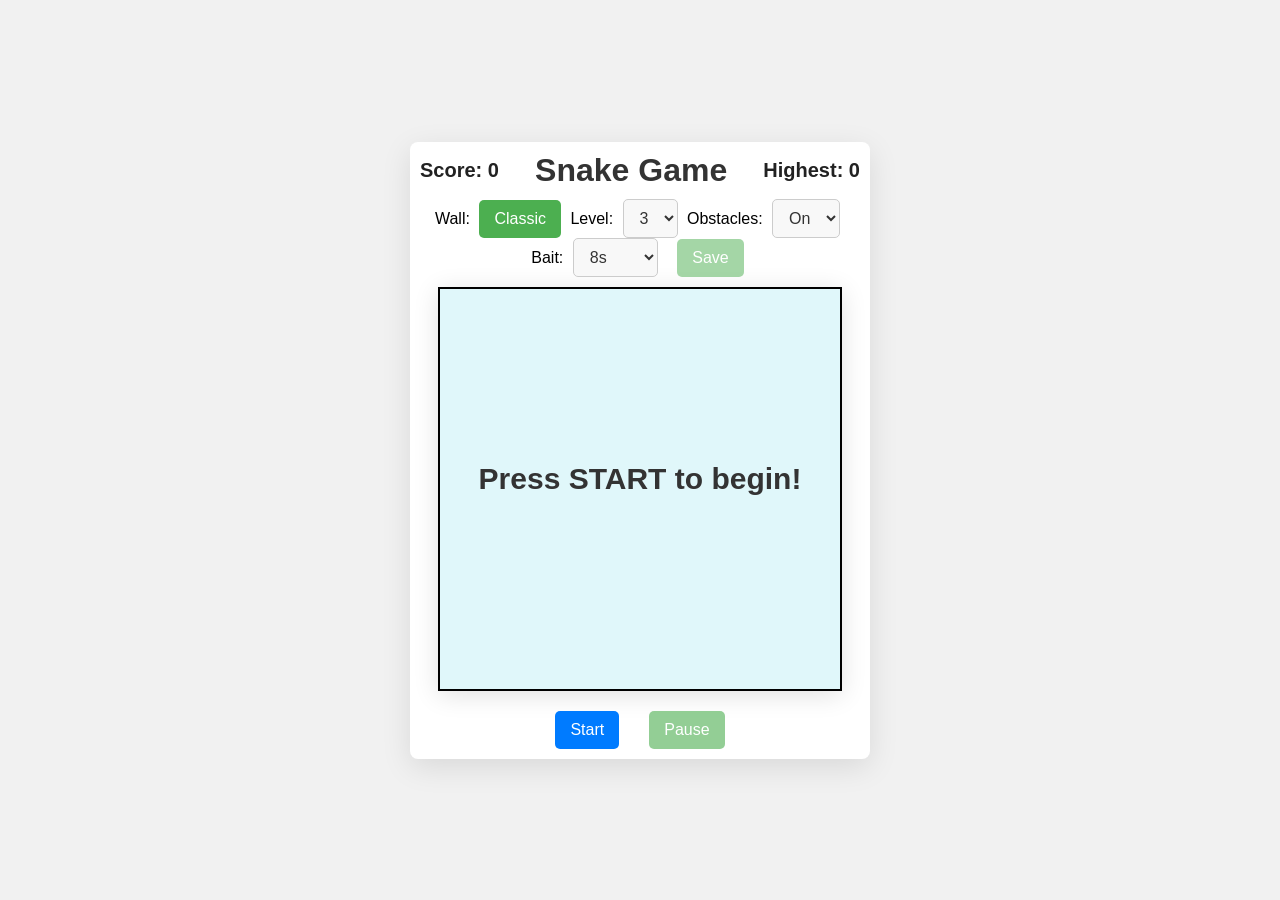
<file: project/swipe_snake/index.html>
<!DOCTYPE html>
<html lang="en">
<head>
    <meta charset="UTF-8">
    <meta name="viewport" content="width=device-width, initial-scale=1.0">
    <title>Snake Game</title>
    <link rel="stylesheet" href="style.css">
</head>
<body>
    <div class="game-container">
        <div class="score-bar" style="display: flex; justify-content: space-between; align-items: center; margin-bottom: 10px;">
            <span id="score" style="font-size: 20px; font-weight: bold;">Score: 0</span>
            <h1 style="margin: 0; flex: 1; text-align: center;">Snake Game</h1>
            <span id="highScore" style="font-size: 20px; font-weight: bold;">Highest: 0</span>
        </div>
        
        <div class="settings-panel" style="margin-bottom: 10px;">
            <label for="wallToggle">Wall:</label>
            <button id="wallToggle">Classic</button>
            
            <label for="levelSelect">Level:</label>
            <select id="levelSelect">
                <option value="1">1</option>
                <option value="2">2</option>
                <option value="3" selected>3</option>
                <option value="4">4</option>
                <option value="5">5</option>
            </select>

            <label for="obstacleSelect">Obstacles:</label>
            <select id="obstacleSelect">
                <option value="on">On</option>
                <option value="off">Off</option>
            </select>

            <label for="baitTimeout">Bait:</label>
            <select id="baitTimeout">
                <option value="none">None</option>
                <option value="8">8s</option>
                <option value="12">12s</option>
            </select>
            
            <button id="saveSettingsBtn" style="margin-left: 10px; opacity: 0.5; pointer-events: none;">Save</button>
        </div>

        <canvas id="gameCanvas" width="400" height="400"></canvas>
        
        <div class="controls" style="margin-top: 20px; display: flex; justify-content: center; gap: 20px;">
            <button id="startRestartBtn">Start</button>
            <button id="pauseResumeBtn" disabled>Pause</button>
        </div>
    </div>
    
    <audio id="eatSound" src="eat.mp3" preload="auto"></audio>
    <audio id="gameOverSound" src="gameover.mp3" preload="auto"></audio>
    <script type="module" src="main.js"></script>
</body>
</html>
</file>
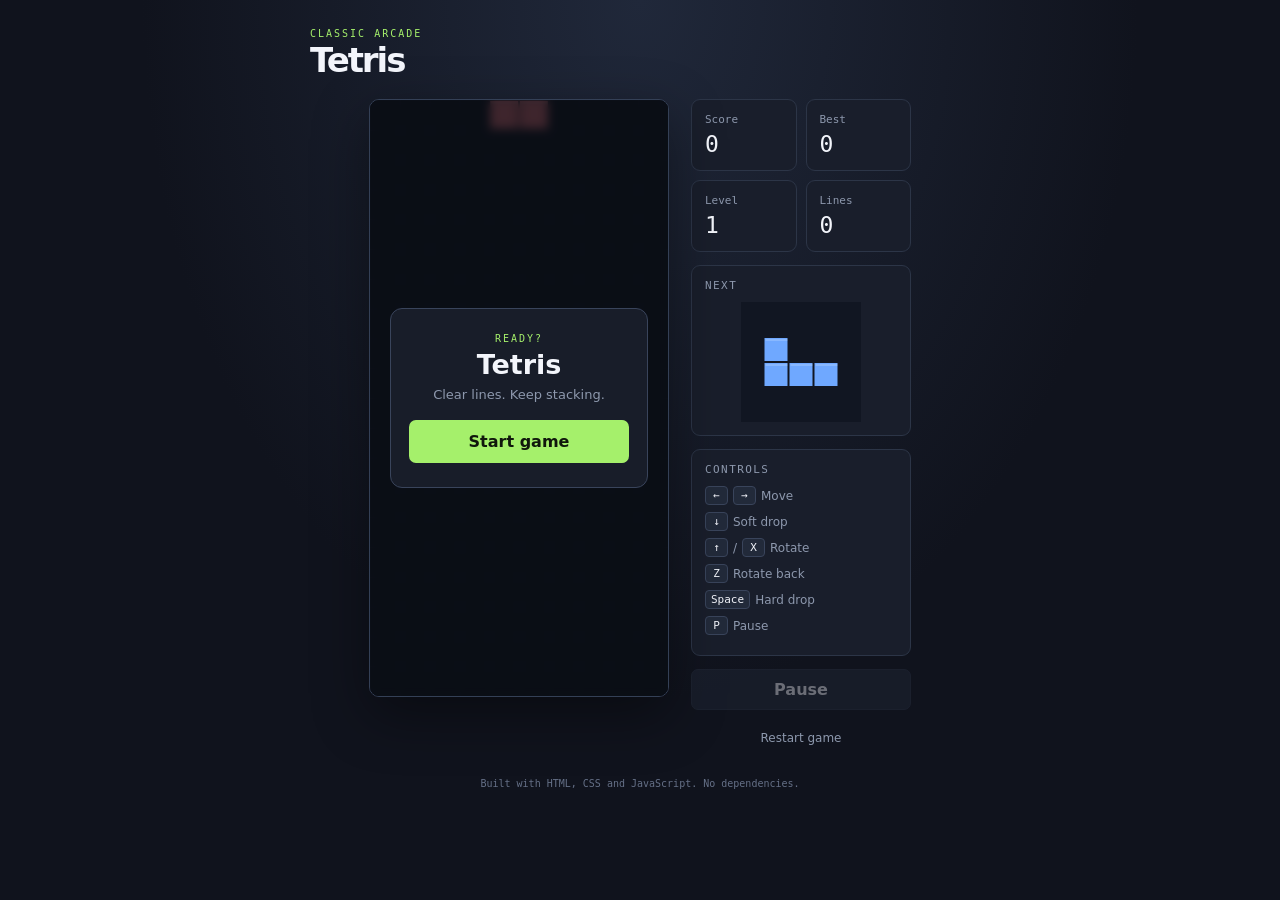
<file: project/tetris/index.html>
<!doctype html>
<html lang="en">
<head>
  <meta charset="utf-8">
  <meta name="viewport" content="width=device-width, initial-scale=1">
  <meta name="theme-color" content="#10131d">
  <title>Tetris</title>
  <link rel="stylesheet" href="css/style.css">
</head>
<body>
  <main class="app">
    <header class="topbar">
      <div>
        <p class="eyebrow">CLASSIC ARCADE</p>
        <h1>Tetris</h1>
      </div>
    </header>

    <section class="game-layout" aria-label="Tetris game">
      <div class="board-wrap">
        <canvas id="game" width="300" height="600" aria-label="Tetris playfield"></canvas>
        <div id="overlay" class="overlay">
          <div class="overlay-card">
            <p class="eyebrow">READY?</p>
            <h2 id="overlay-title">Tetris</h2>
            <p id="overlay-message">Clear lines. Keep stacking.</p>
            <button id="start-button" class="primary-button" type="button">Start game</button>
          </div>
        </div>
      </div>

      <aside class="sidebar">
        <div class="stat-grid">
          <div class="stat"><span>Score</span><strong id="score">0</strong></div>
          <div class="stat"><span>Best</span><strong id="best">0</strong></div>
          <div class="stat"><span>Level</span><strong id="level">1</strong></div>
          <div class="stat"><span>Lines</span><strong id="lines">0</strong></div>
        </div>
        <section class="panel next-panel">
          <h2>Next</h2>
          <canvas id="next" width="120" height="120" aria-label="Next piece"></canvas>
        </section>
        <section class="panel help-panel">
          <h2>Controls</h2>
          <p><kbd>←</kbd> <kbd>→</kbd> Move</p>
          <p><kbd>↓</kbd> Soft drop</p>
          <p><kbd>↑</kbd> / <kbd>X</kbd> Rotate</p>
          <p><kbd>Z</kbd> Rotate back</p>
          <p><kbd>Space</kbd> Hard drop</p>
          <p><kbd>P</kbd> Pause</p>
        </section>
        <button id="pause-button" class="secondary-button" type="button" disabled>Pause</button>
        <button id="restart-button" class="text-button" type="button">Restart game</button>
      </aside>
    </section>

    <section class="touch-controls" aria-label="Touch controls">
      <div class="touch-row">
        <button data-action="left" aria-label="Move left">←</button>
        <button data-action="rotate" aria-label="Rotate">↻</button>
        <button data-action="right" aria-label="Move right">→</button>
      </div>
      <div class="touch-row">
        <button data-action="down" aria-label="Soft drop">↓</button>
        <button data-action="drop" aria-label="Hard drop" class="drop-button">DROP</button>
      </div>
    </section>
    <footer>Built with HTML, CSS and JavaScript. No dependencies.</footer>
  </main>
  <script type="module" src="js/main.js"></script>
</body>
</html>
</file>
<file: project/audio_synthesizer/style.css>
:root {
    --bg-color: #1a1a1e;
    --panel-bg: #2a2a30;
    --accent-color: #00adb5;
    --text-color: #eeeeee;
    --white-key-bg: #ffffff;
    --white-key-active: #dddddd;
    --black-key-bg: #111111;
    --black-key-active: #333333;
    --danger-color: #ff4b4b;
    --scrollbar-bg: #111111;
    --scrollbar-thumb: #333338;
    --scrollbar-thumb-hover: #00adb5;
}

* {
    box-sizing: border-box;
    margin: 0;
    padding: 0;
    font-family: 'Segoe UI', Tahoma, Geneva, Verdana, sans-serif;
    user-select: none;
    -webkit-user-select: none;
}

/* Custom Styled Dark Scrollbars */
::-webkit-scrollbar {
    width: 8px;
    height: 8px;
}

::-webkit-scrollbar-track {
    background: var(--scrollbar-bg);
    border-radius: 4px;
}

::-webkit-scrollbar-thumb {
    background: var(--scrollbar-thumb);
    border-radius: 4px;
}

::-webkit-scrollbar-thumb:hover {
    background: var(--scrollbar-thumb-hover);
}

* {
    scrollbar-width: thin;
    scrollbar-color: var(--scrollbar-thumb) var(--scrollbar-bg);
}

html, body {
    width: 100%;
    min-height: 100vh;
}

body {
    background-color: var(--bg-color);
    color: var(--text-color);
    display: flex;
    justify-content: center;
    align-items: center;
    padding: 20px;
}

/* Main Container */
.synth-container {
    background-color: var(--panel-bg);
    border-radius: 12px;
    padding: 24px;
    box-shadow: 0 10px 30px rgba(0, 0, 0, 0.5);
    max-width: 1100px;
    width: 100%;
    margin: auto;
}

/* Controls Panel */
.controls-panel {
    display: grid;
    grid-template-columns: repeat(auto-fit, minmax(140px, 1fr));
    gap: 16px;
    margin-bottom: 16px;
    background: rgba(0, 0, 0, 0.2);
    padding: 16px;
    border-radius: 8px;
}

.control-group {
    display: flex;
    flex-direction: column;
    gap: 8px;
}

.control-group label {
    font-size: 0.8rem;
    text-transform: uppercase;
    letter-spacing: 1px;
    color: var(--accent-color);
    font-weight: bold;
}

select, input[type="range"] {
    width: 100%;
    background: #111;
    color: var(--text-color);
    border: 1px solid #444;
    padding: 6px;
    border-radius: 4px;
    outline: none;
}

input[type="range"] {
    accent-color: var(--accent-color);
    cursor: pointer;
}

/* Octave Stepper */
.octave-stepper {
    display: flex;
    align-items: center;
    justify-content: space-between;
    background: #111;
    border: 1px solid #444;
    border-radius: 4px;
    padding: 3px;
}

.btn-step {
    background: #333;
    color: #fff;
    border: none;
    padding: 4px 10px;
    border-radius: 3px;
    cursor: pointer;
    font-weight: bold;
}

.btn-step:hover {
    background: var(--accent-color);
}

#octave-label {
    font-size: 0.85rem;
    font-weight: bold;
    color: var(--text-color);
}

/* Recorder & Storage Panel */
.recorder-panel {
    display: flex;
    flex-wrap: wrap;
    align-items: center;
    gap: 10px;
    background: rgba(0, 0, 0, 0.3);
    padding: 12px 16px;
    border-radius: 8px;
    margin-bottom: 20px;
}

.btn {
    background: #333;
    color: var(--text-color);
    border: 1px solid #555;
    padding: 8px 12px;
    border-radius: 6px;
    cursor: pointer;
    font-weight: bold;
    font-size: 0.85rem;
    transition: background 0.2s ease, transform 0.05s ease;
}

.btn:hover:not(:disabled) {
    background: #444;
}

.btn:active:not(:disabled) {
    transform: scale(0.96);
}

.btn:disabled {
    opacity: 0.4;
    cursor: not-allowed;
}

#btn-record.recording {
    background: var(--danger-color);
    color: #fff;
    border-color: var(--danger-color);
    animation: pulse 1.5s infinite;
}

@keyframes pulse {
    0% { opacity: 1; }
    50% { opacity: 0.6; }
    100% { opacity: 1; }
}

.status-label {
    font-size: 0.85rem;
    color: #aaa;
    margin-left: auto;
}

/* Keyboard Wrapper & Inner Frame Fix */
.keyboard-wrapper {
    position: relative;
    display: flex;
    justify-content: center;
    align-items: flex-start;
    height: 215px;
    background: #111;
    padding: 12px 12px 6px 12px;
    border-radius: 8px;
    overflow-x: auto;
    overflow-y: hidden;
    box-shadow: inset 0 0 10px rgba(0, 0, 0, 0.8);
}

/* Key Dimensions & Layout */
.key {
    cursor: pointer;
    border-radius: 0 0 4px 4px;
    position: relative;
    transition: background-color 0.05s ease, transform 0.05s ease;
    flex-shrink: 0;
    user-select: none;
    -webkit-user-select: none;
}

.key.white {
    width: 34px;
    height: 180px;
    background-color: var(--white-key-bg);
    border: 1px solid #ccc;
    border-top: none;
    z-index: 1;
}

.key.white.active {
    background-color: var(--white-key-active);
    transform: translateY(2px);
    box-shadow: inset 0 2px 4px rgba(0, 0, 0, 0.2);
}

.key.black {
    width: 22px;
    height: 110px;
    background-color: var(--black-key-bg);
    margin-left: -11px;
    margin-right: -11px;
    z-index: 2;
    border: 1px solid #000;
    border-top: none;
}

.key.black.active {
    background-color: var(--black-key-active);
    transform: translateY(2px);
    box-shadow: inset 0 2px 4px rgba(255, 255, 255, 0.1);
}

/* Key Overlay Labels */
.key-label {
    position: absolute;
    bottom: 8px;
    left: 50%;
    transform: translateX(-50%);
    font-size: 0.7rem;
    color: #666;
    pointer-events: none;
    user-select: none;
    -webkit-user-select: none;
    text-align: center;
    line-height: 1.2;
}

.black .key-label {
    color: #aaa;
}

/* Helper Text */
.instructions {
    margin-top: 16px;
    text-align: center;
    font-size: 0.85rem;
    color: #888;
    line-height: 1.5;
}

code {
    background: #222;
    padding: 2px 6px;
    border-radius: 4px;
    color: var(--accent-color);
}
</file>
<file: project/catch_the_ball/style.css>
/* Basic Reset and Typography */
body {
    font-family: 'Arial', sans-serif;
    text-align: center;
    background-color: #f5f5f5; /* Light grey background */
    color: #333;
    padding: 20px;
    margin: 0;
}

header {
    margin-bottom: 20px;
}

/* Game Information and Controls Layout */
.game-info p {
    font-size: 1.2em;
    font-weight: bold;
    display: inline-block;
    margin: 0 15px;
}

.controls {
    display: flex;
    justify-content: center;
    gap: 30px;
    margin-bottom: 20px;
}

.control-group label {
    margin-right: 10px;
    font-weight: 500;
}

/* Buttons */
.button-group {
    display: flex;
    justify-content: center;
    gap: 10px;
    margin-bottom: 20px;
}

button {
    padding: 10px 15px;
    font-size: 18px;
    cursor: pointer;
    border: none;
    border-radius: 8px;
    font-weight: bold;
    transition: background-color 0.3s, transform 0.2s, opacity 0.3s;
    width: auto;
    min-width: 80px; /* Ensure a minimum width */
}

button:hover:not(:disabled) {
    transform: translateY(-2px); /* Lift effect on hover */
    box-shadow: 0 4px 8px rgba(0, 0, 0, 0.1);
}

button:disabled {
    opacity: 0.6;
    cursor: not-allowed;
}

#startButton {
    background-color: #4caf50; /* Green for start */
    color: white;
}

#startButton.running {
    background-color: #f44336; /* Red for end */
}

#pauseButton {
    background-color: #0288d1; /* Blue for pause */
    color: white;
}

#toggleSoundButton {
    background-color: #ff9800; /* Orange for sound toggle */
    color: white;
}

#restartButton, .modal-content button {
    background-color: #607d8b; /* Grey-blue for restart/replay */
    color: white;
}

/* Game Area */
#gameArea {
    position: relative;
    width: 400px;
    height: 400px;
    margin: 20px auto;
    border: 2px solid #555;
    background-color: #e8e8e8;
    border-radius: 10px;
    box-shadow: 0 8px 16px rgba(0, 0, 0, 0.2);
    overflow: hidden; /* Ensure box doesn't leave the area */
    cursor: default;
    /* Add transition for the miss-flash border */
    transition: border 0.15s, box-shadow 0.15s; 
}

/* 🟥 New CSS for Miss Feedback */
#gameArea.miss-flash {
    border: 3px solid #ff4444; /* Bright red border */
    box-shadow: 0 0 15px 5px rgba(255, 68, 68, 0.7);
}

#box {
    position: absolute;
    width: 50px;
    height: 50px;
    background-color: red;
    cursor: pointer;
    transition: top 0.2s, left 0.2s, transform 0.1s; /* Faster animation */
    border-radius: 50%; /* Circular */
}

/* Catch Animation */
.catch-animate {
    transform: scale(1.3);
    box-shadow: 0 0 15px 5px #ffd700;
}

/* Modal Styling (Game Over) */
.modal {
    display: none;
    position: absolute; /* Relative to #gameArea */
    z-index: 10;
    left: 0;
    top: 0;
    width: 100%;
    height: 100%;
    background: rgba(0,0,0,0.7);
    justify-content: center;
    align-items: center;
}

.modal-content {
    background: #fff;
    padding: 30px 40px;
    border-radius: 12px;
    box-shadow: 0 8px 32px rgba(0,0,0,0.4);
    text-align: center;
}

.modal-content h2 {
    margin-top: 0;
    color: #f44336;
    font-size: 2em;
}

/* Responsiveness */
@media (max-width: 600px) {
    #gameArea {
        width: 90vw; /* Use viewport width */
        height: 90vw;
        max-width: 350px;
        max-height: 350px;
    }

    #box {
        width: 40px;
        height: 40px;
    }

    button {
        font-size: 16px;
        padding: 8px 12px;
        min-width: 60px;
    }

    .controls {
        flex-direction: column;
        gap: 10px;
    }
}
</file>
<file: project/financial_calculator_tool/styles.css>
body, html { 
    margin: 0; 
    padding: 0; 
    font-family: 'Segoe UI', sans-serif; 
    height: 100%; background: #f0f2f5; 
}

.layout { 
    display: flex; 
    height: 100vh; 
}

/* Sidebar */
.sidebar { 
    width: 250px; 
    background: #2c3e50; 
    color: white; 
    padding: 20px; 
    display: flex; 
    flex-direction: column; 
}
.sidebar h2 { 
    margin-top: 0; 
    text-align: center; 
    margin-bottom: 30px; 
}
.sidebar ul { 
    list-style: none; 
    padding: 0; 
}
.sidebar li { 
    margin-bottom: 10px; 
}
.sidebar a { 
    color: #bdc3c7; 
    text-decoration: none; 
    display: block; 
    padding: 10px; 
    border-radius: 4px; 
    transition: 0.3s; 
}
.sidebar a:hover, .sidebar a.active { 
    background: #34495e; 
    color: white; 
}

/* Main Content */
#app { 
    flex: 1; 
    padding: 40px; 
    overflow-y: auto; 
}

/* Utility Classes for Calculators */
.calc-container { 
    background: white; 
    padding: 30px; 
    border-radius: 8px; 
    box-shadow: 0 4px 6px rgba(0,0,0,0.1); 
    max-width: 600px; 
    margin: 0 auto; 
}
.form-group { 
    margin-bottom: 15px; 
}
.form-group label { 
    display: block; 
    margin-bottom: 5px; 
    font-weight: 600; 
}
.form-group input, .form-group select { 
    width: 100%; 
    padding: 10px; 
    border: 1px solid #ddd; 
    border-radius: 4px; 
    box-sizing: border-box; 
}
button.btn-calc { 
    width: 100%; 
    padding: 12px; 
    background: #27ae60; 
    color: white; 
    border: none; 
    border-radius: 4px; 
    cursor: pointer; 
    font-size: 16px; 
    margin-top: 10px; 
}
button.btn-calc:hover { 
    background: #219150; 
}
.result-box { 
    margin-top: 20px; 
    padding: 15px; 
    background: #e8f8f5; 
    border: 1px solid #c3e6cb; 
    border-radius: 4px; 
    text-align: center; 
}
.result-val { 
    font-size: 1.5em; 
    color: #27ae60; 
    font-weight: bold; 
}
</file>
<file: project/kanban_board/css/styles.css>
/* Base Resets & Typography */
* { 
  box-sizing: border-box; 
  margin: 0; 
  padding: 0; 
  font-family: system-ui, -apple-system, BlinkMacSystemFont, "Segoe UI", Roboto, sans-serif; 
}

body { 
  background: #0f172a; 
  color: #f8fafc; 
  display: flex; 
  flex-direction: column; 
  height: 100vh; 
  overflow: hidden;
}

/* Custom Scrollbars */
::-webkit-scrollbar {
  width: 6px;
  height: 6px;
}

::-webkit-scrollbar-track {
  background: transparent;
}

::-webkit-scrollbar-thumb {
  background: #334155;
  border-radius: 3px;
}

::-webkit-scrollbar-thumb:hover {
  background: #475569;
}

/* Header & Controls */
.app-header { 
  display: flex; 
  justify-content: space-between; 
  align-items: center; 
  padding: 1rem 2rem; 
  background: #1e293b; 
  border-bottom: 1px solid #334155; 
}

.app-header h1 {
  font-size: 1.5rem;
  font-weight: 700;
  letter-spacing: -0.025em;
}

.actions { 
  display: flex; 
  gap: 0.75rem; 
  align-items: center;
}

/* Buttons */
.btn { 
  padding: 0.5rem 1rem; 
  border-radius: 6px; 
  border: none; 
  cursor: pointer; 
  font-weight: 600; 
  font-size: 0.875rem;
  transition: opacity 0.2s ease, background-color 0.2s ease;
  display: inline-flex;
  align-items: center;
  justify-content: center;
}

.btn.primary { 
  background: #3b82f6; 
  color: #ffffff; 
}

.btn.secondary { 
  background: #334155; 
  color: #f8fafc; 
}

.btn:hover { 
  opacity: 0.9; 
}

/* Board Layout */
.board-container { 
  display: grid; 
  grid-template-columns: repeat(auto-fit, minmax(300px, 1fr)); 
  gap: 1.5rem; 
  padding: 1.5rem; 
  flex: 1; 
  overflow-x: auto; 
  align-items: start;
}

.column { 
  background: #1e293b; 
  border-radius: 8px; 
  padding: 1rem; 
  display: flex; 
  flex-direction: column; 
  gap: 1rem; 
  border: 1px solid #334155; 
  max-height: 100%;
}

.column-header { 
  display: flex; 
  justify-content: space-between; 
  align-items: center; 
  border-bottom: 2px solid #334155; 
  padding-bottom: 0.75rem; 
}

.column-header h2 {
  font-size: 1.1rem;
  font-weight: 600;
}

.count { 
  background: #334155; 
  color: #94a3b8;
  padding: 0.2rem 0.6rem; 
  border-radius: 12px; 
  font-size: 0.85rem; 
  font-weight: 600;
}

/* Task List & Cards */
.task-list { 
  display: flex; 
  flex-direction: column; 
  gap: 0.75rem; 
  flex: 1; 
  overflow-y: auto;
  padding-right: 0.25rem;
}

.task-card { 
  background: #0f172a; 
  border: 1px solid #334155; 
  padding: 1rem; 
  border-radius: 6px; 
  display: flex;
  flex-direction: column;
  gap: 0.5rem;
  transition: border-color 0.2s ease, transform 0.1s ease;
}

.task-card:hover {
  border-color: #475569;
}

.card-header { 
  display: flex; 
  justify-content: space-between; 
  align-items: flex-start; 
  gap: 0.5rem;
}

/* Tags Container & Individual Tags */
.tags-container {
  display: flex;
  flex-wrap: wrap;
  gap: 0.35rem;
  align-items: center;
  max-width: 70%;
}

.tag { 
  font-size: 0.75rem; 
  background: #334155; 
  color: #cbd5e1;
  padding: 0.15rem 0.5rem; 
  border-radius: 4px; 
  font-weight: 500;
  white-space: nowrap;
}

/* Priority Badges */
.priority-badge { 
  font-size: 0.6875rem; 
  font-weight: 700; 
  text-transform: uppercase; 
  padding: 0.15rem 0.4rem; 
  border-radius: 4px; 
  letter-spacing: 0.05em;
  white-space: nowrap;
  flex-shrink: 0;
}

.priority-badge.high { 
  background: rgba(239, 68, 68, 0.2); 
  color: #fca5a5; 
  border: 1px solid rgba(239, 68, 68, 0.4);
}

.priority-badge.medium { 
  background: rgba(245, 158, 11, 0.2); 
  color: #fde047; 
  border: 1px solid rgba(245, 158, 11, 0.4);
}

.priority-badge.low { 
  background: rgba(16, 185, 129, 0.2); 
  color: #6ee7b7; 
  border: 1px solid rgba(16, 185, 129, 0.4);
}

.task-card h3 { 
  font-size: 1rem; 
  font-weight: 600;
  color: #f8fafc;
}

.task-card p { 
  font-size: 0.875rem; 
  color: #94a3b8; 
  line-height: 1.4;
  word-break: break-word;
}

.due-date { 
  font-size: 0.8rem; 
  color: #64748b; 
  display: flex;
  align-items: center;
  gap: 0.25rem;
  margin-top: 0.25rem;
}

/* Task Action Buttons */
.task-actions { 
  display: flex; 
  justify-content: flex-end; 
  gap: 0.5rem; 
  margin-top: 0.5rem;
  padding-top: 0.5rem;
  border-top: 1px solid #1e293b;
}

.task-actions button { 
  padding: 0.3rem 0.6rem; 
  font-size: 0.75rem; 
  border: none; 
  border-radius: 4px; 
  cursor: pointer; 
  font-weight: 600;
  transition: opacity 0.2s ease;
}

.edit-btn { 
  background: #334155; 
  color: #f8fafc; 
}

.move-btn { 
  background: #10b981; 
  color: #ffffff; 
}

.delete-btn { 
  background: #ef4444; 
  color: #ffffff; 
}

.task-actions button:hover {
  opacity: 0.85;
}

/* Modal Overlay & Card Form */
.modal { 
  position: fixed; 
  top: 0; 
  left: 0; 
  width: 100vw; 
  height: 100vh; 
  background: rgba(15, 23, 42, 0.8); 
  backdrop-filter: blur(4px);
  display: flex; 
  align-items: center; 
  justify-content: center; 
  z-index: 1000; 
}

.modal.hidden { 
  display: none; 
}

.modal-content { 
  background: #1e293b; 
  width: 90%; 
  max-width: 520px; 
  border-radius: 8px; 
  padding: 1.5rem; 
  border: 1px solid #334155; 
  box-shadow: 0 20px 25px -5px rgba(0, 0, 0, 0.5);
}

.modal-header { 
  display: flex; 
  justify-content: space-between; 
  align-items: center; 
  margin-bottom: 1.25rem; 
}

.modal-header h2 {
  font-size: 1.25rem;
  font-weight: 600;
}

.close-btn { 
  background: none; 
  border: none; 
  color: #94a3b8; 
  font-size: 1.5rem; 
  cursor: pointer; 
  line-height: 1;
}

.close-btn:hover {
  color: #f8fafc;
}

/* Form Controls */
.form-group { 
  display: flex; 
  flex-direction: column; 
  gap: 0.4rem; 
  margin-bottom: 1rem; 
}

.form-group label {
  font-size: 0.85rem;
  font-weight: 500;
  color: #cbd5e1;
}

.form-row { 
  display: grid; 
  grid-template-columns: 1fr 1fr; 
  gap: 1rem; 
}

input, select, textarea { 
  background: #0f172a; 
  border: 1px solid #334155; 
  color: #f8fafc; 
  padding: 0.6rem 0.75rem; 
  border-radius: 6px; 
  font-size: 0.9rem; 
  outline: none;
  transition: border-color 0.2s ease;
}

input:focus, select:focus, textarea:focus {
  border-color: #3b82f6;
}

textarea {
  resize: vertical;
}

.modal-actions {
  display: flex;
  justify-content: flex-end;
  gap: 0.75rem;
  margin-top: 1.5rem;
}

.due-date.overdue {
  color: #ef4444;
  font-weight: 600;
}
</file>
<file: project/minesweeper/css/style.css>
:root {
  color-scheme: dark;
  --bg: #0b1120;
  --panel: #111a2b;
  --panel-soft: #172338;
  --panel-border: #26364e;
  --text: #eef4ff;
  --muted: #93a4bd;
  --accent: #8ee3c1;
  --accent-ink: #10251f;
  --danger: #ff747d;
  --cell: #25364d;
  --cell-hover: #344b67;
  --cell-revealed: #172338;
  --shadow: 0 24px 70px rgba(0,0,0,.24);
  font-family: system-ui, -apple-system, BlinkMacSystemFont, "Segoe UI", sans-serif;
}

:root[data-theme="light"] {
  color-scheme: light;
  --bg: #eef2f7;
  --panel: #ffffff;
  --panel-soft: #f5f7fb;
  --panel-border: #dce3ed;
  --text: #172338;
  --muted: #65748a;
  --accent: #167c5b;
  --accent-ink: #ffffff;
  --danger: #d83e50;
  --cell: #d9e2ee;
  --cell-hover: #c7d5e5;
  --cell-revealed: #f1f4f8;
  --shadow: 0 24px 70px rgba(28,43,66,.10);
}

* { box-sizing: border-box; }
body { margin: 0; min-height: 100vh; background: radial-gradient(circle at 78% 15%, rgba(74,124,153,.13), transparent 28rem), var(--bg); color: var(--text); }
button, input, select { font: inherit; }
button { cursor: pointer; }
.app-shell { width: min(1440px, 100%); margin: 0 auto; padding: 26px clamp(16px, 4vw, 56px) 22px; }
.topbar, .brand, .top-actions, .board-toolbar, .board-tools, .stats-grid, .sidebar-footer, .page-footer { display: flex; align-items: center; justify-content: space-between; }
.topbar { margin-bottom: clamp(34px, 6vh, 66px); }
.brand { justify-content: flex-start; gap: 11px; font-size: 15px; font-weight: 800; letter-spacing: -.3px; }
.brand-mark { display: grid; place-items: center; width: 31px; height: 31px; border-radius: 10px; color: #10251f; background: var(--accent); font-size: 21px; }
.top-actions { gap: 9px; }
.icon-button { width: 38px; height: 38px; border: 1px solid var(--panel-border); border-radius: 12px; color: var(--text); background: var(--panel); font-weight: 700; }
.icon-button:hover { border-color: var(--accent); }
.game-layout { display: grid; grid-template-columns: minmax(240px, 300px) minmax(0, 1fr); gap: clamp(26px, 5vw, 76px); align-items: start; }
.game-sidebar { display: flex; flex-direction: column; gap: 22px; }
.eyebrow { margin: 0 0 10px; color: var(--accent); font: 500 10px ui-monospace, SFMono-Regular, Menlo, monospace; letter-spacing: 1.7px; }
.intro h1 { margin: 0; font-size: clamp(38px, 4vw, 54px); line-height: .99; letter-spacing: -2.8px; }
.intro-copy { max-width: 265px; margin: 16px 0 0; color: var(--muted); font-size: 14px; line-height: 1.65; }
.control-card, .stat-card, .status-card { border: 1px solid var(--panel-border); border-radius: 16px; background: var(--panel); }
.control-card { padding: 17px; }
.field-label, .full-field, .field-row label { display: block; color: var(--muted); font-size: 11px; font-weight: 700; }
select, input[type="number"] { width: 100%; margin-top: 8px; padding: 11px 12px; border: 1px solid var(--panel-border); border-radius: 10px; outline: none; color: var(--text); background: var(--panel-soft); }
select:focus, input:focus { border-color: var(--accent); }
.primary-button { display: flex; width: 100%; align-items: center; justify-content: space-between; margin-top: 15px; padding: 13px 15px; border: 0; border-radius: 11px; color: var(--accent-ink); background: var(--accent); font-size: 13px; font-weight: 800; }
.primary-button:hover { filter: brightness(1.06); transform: translateY(-1px); }
.custom-fields { margin-top: 14px; }
.field-row { display: grid; grid-template-columns: 1fr 1fr; gap: 10px; }
.full-field { margin-top: 11px; }
.field-hint { margin: 8px 0 0; color: var(--muted); font-size: 10px; }
.stats-grid { gap: 10px; }
.stat-card { flex: 1; padding: 14px; }
.stat-label { display: block; margin-bottom: 8px; color: var(--muted); font: 500 9px "DM Mono", monospace; letter-spacing: 1px; }
.stat-card strong { font: 500 25px ui-monospace, SFMono-Regular, Menlo, monospace; letter-spacing: 1px; }
.status-card { display: flex; gap: 12px; align-items: flex-start; padding: 15px; }
.status-indicator { flex: 0 0 9px; width: 9px; height: 9px; margin-top: 5px; border-radius: 50%; background: var(--accent); box-shadow: 0 0 0 4px color-mix(in srgb, var(--accent) 14%, transparent); }
.status-card[data-state="won"] .status-indicator { background: var(--accent); }
.status-card[data-state="lost"] .status-indicator { background: var(--danger); }
.status-card strong { font-size: 12px; }
.status-card p { margin: 4px 0 0; color: var(--muted); font-size: 11px; line-height: 1.45; }
.sidebar-footer { padding: 2px 3px; color: var(--muted); font-size: 11px; }
.sidebar-footer strong { color: var(--text); font: 500 13px ui-monospace, SFMono-Regular, Menlo, monospace; }
.board-panel { min-width: 0; }
.board-toolbar { margin-bottom: 17px; }
.board-toolbar h2 { margin: 0; font-size: 23px; letter-spacing: -.7px; }
.board-tools { gap: 7px; padding: 4px; border: 1px solid var(--panel-border); border-radius: 12px; background: var(--panel); }
.mode-button, .mobile-action { padding: 8px 11px; border: 0; border-radius: 8px; color: var(--muted); background: transparent; font-size: 11px; font-weight: 700; }
.mode-button.active, .mobile-action.active { color: var(--accent-ink); background: var(--accent); }
.board-frame { padding: clamp(10px, 2vw, 20px); overflow: hidden; border: 1px solid var(--panel-border); border-radius: 18px; background: var(--panel); box-shadow: var(--shadow); }
.board-scroll { max-width: 100%; overflow: auto; }
.board { --cols: 9; display: grid; grid-template-columns: repeat(var(--cols), minmax(25px, 1fr)); gap: 4px; width: min(100%, 720px); margin: 0 auto; user-select: none; }
.cell { position: relative; display: grid; place-items: center; min-width: 0; aspect-ratio: 1; padding: 0; border: 1px solid rgba(255,255,255,.035); border-radius: 6px; color: var(--text); background: var(--cell); font: 700 clamp(11px, 1.35vw, 17px) ui-monospace, SFMono-Regular, Menlo, monospace; transition: background .12s, transform .12s; }
.cell:not(:disabled):hover { background: var(--cell-hover); transform: translateY(-1px); }
.cell:focus-visible { z-index: 1; outline: 2px solid var(--accent); outline-offset: 2px; }
.cell.revealed { border-color: transparent; background: var(--cell-revealed); cursor: default; }
.cell.flagged { color: #ffca74; }
.cell.mine-hit { color: white; background: var(--danger); }
.cell.mine-shown { color: var(--danger); background: color-mix(in srgb, var(--danger) 12%, var(--cell-revealed)); }
.cell.wrong-flag { color: var(--danger); }
.cell[data-number="1"] { color: #69a9ff; }
.cell[data-number="2"] { color: #65c98b; }
.cell[data-number="3"] { color: #ff747d; }
.cell[data-number="4"] { color: #a994ff; }
.cell[data-number="5"] { color: #e6a15c; }
.cell[data-number="6"] { color: #53c8c8; }
.cell[data-number="7"] { color: #e9a1ce; }
.cell[data-number="8"] { color: var(--muted); }
.board-instructions { margin: 14px 4px 0; color: var(--muted); text-align: center; font-size: 10px; line-height: 1.5; }
.mobile-actions { display: none; gap: 8px; margin-top: 12px; }
.mobile-action { flex: 1; padding: 12px; border: 1px solid var(--panel-border); background: var(--panel); }
.page-footer { margin-top: 52px; padding-top: 17px; border-top: 1px solid var(--panel-border); color: var(--muted); font-size: 10px; }
.help-dialog { width: min(440px, calc(100% - 28px)); padding: 27px; border: 1px solid var(--panel-border); border-radius: 19px; color: var(--text); background: var(--panel); box-shadow: var(--shadow); }
.help-dialog::backdrop { background: rgba(2,8,18,.72); backdrop-filter: blur(5px); }
.help-dialog h2 { margin: 0 0 12px; font-size: 29px; letter-spacing: -1px; }
.help-dialog p, .help-dialog li { color: var(--muted); font-size: 13px; line-height: 1.65; }
.help-dialog ul { padding-left: 19px; }
.help-dialog li { margin: 7px 0; }
.help-dialog li strong { color: var(--text); }
.dialog-close { float: right; border: 0; color: var(--muted); background: transparent; font-size: 25px; }
.dialog-note { padding-top: 12px; border-top: 1px solid var(--panel-border); }
.dialog-done { justify-content: center; }
</file>
<file: project/minesweeper/css/responsive.css>
@media (max-width: 900px) {
  .game-layout { grid-template-columns: 1fr; gap: 30px; }
  .game-sidebar { display: grid; grid-template-columns: 1fr 1fr; gap: 14px; }
  .intro { grid-row: span 2; }
  .intro h1 { font-size: 43px; }
  .intro-copy { margin-top: 10px; }
  .control-card { grid-column: 2; }
  .stats-grid { grid-column: 2; grid-row: 2; }
  .status-card, .sidebar-footer { grid-column: 1 / -1; }
  .board { width: min(100%, 760px); }
}
@media (max-width: 560px) {
  .app-shell { padding: 17px 13px 18px; }
  .topbar { margin-bottom: 28px; }
  .game-sidebar { display: flex; gap: 13px; }
  .intro h1 { font-size: 40px; }
  .intro-copy { max-width: 330px; }
  .control-card { padding: 14px; }
  .stats-grid { width: 100%; }
  .board-toolbar { align-items: flex-end; }
  .board-toolbar h2 { font-size: 20px; }
  .board-tools { display: none; }
  .board-frame { padding: 8px; border-radius: 13px; }
  .board { gap: 3px; width: max-content; min-width: 100%; }
  .board[data-size="small"] { width: min(100%, 520px); grid-template-columns: repeat(var(--cols), minmax(0, 1fr)); }
  .board[data-size="large"] { min-width: 620px; }
  .cell { min-width: 27px; border-radius: 5px; font-size: 12px; }
  .mobile-actions { display: flex; }
  .board-instructions { font-size: 9px; }
  .page-footer { gap: 8px; align-items: flex-start; flex-direction: column; margin-top: 30px; }
}
</file>
<file: project/password_security_utility/src/style.css>
:root {
    --bg-color: #0f172a;
    --card-bg: #1e293b;
    --primary: #38bdf8;
    --primary-hover: #0284c7;
    --text-color: #f8fafc;
    --text-muted: #94a3b8;
    --border-color: #334155;
    --weak-color: #ef4444;
    --moderate-color: #f59e0b;
    --strong-color: #10b981;
}

* { box-sizing: border-box; margin: 0; padding: 0; font-family: system-ui, -apple-system, sans-serif; }
body { background-color: var(--bg-color); color: var(--text-color); display: flex; justify-content: center; padding: 2rem 1rem; }
.app-container { width: 100%; max-width: 650px; background: var(--card-bg); border-radius: 12px; padding: 1.5rem; border: 1px solid var(--border-color); }

header { margin-bottom: 1.5rem; text-align: center; }
h1 { font-size: 1.5rem; margin-bottom: 1rem; }
.tab-nav { display: flex; gap: 0.5rem; justify-content: center; border-bottom: 1px solid var(--border-color); padding-bottom: 0.5rem; }
.tab-btn { background: none; border: none; color: var(--text-muted); padding: 0.5rem 1rem; cursor: pointer; font-weight: 600; border-radius: 6px; }
.tab-btn.active { background: var(--border-color); color: var(--primary); }

.display-card { background: #0f172a; border-radius: 8px; padding: 1rem; margin-bottom: 1.5rem; }
.output-wrapper { display: flex; gap: 0.5rem; margin-bottom: 1rem; }
#password-output { flex: 1; background: #1e293b; border: 1px solid var(--border-color); color: #fff; padding: 0.75rem; border-radius: 6px; font-family: monospace; font-size: 1.1rem; }
.primary-btn { background: var(--primary); color: #000; border: none; padding: 0.75rem 1.25rem; font-weight: bold; border-radius: 6px; cursor: pointer; }
.secondary-btn { width: 100%; background: var(--border-color); color: #fff; border: none; padding: 0.75rem; border-radius: 6px; cursor: pointer; margin: 1rem 0; }
.icon-btn { background: var(--border-color); color: #fff; border: none; padding: 0.75rem; border-radius: 6px; cursor: pointer; }

.strength-meter { height: 8px; background: #334155; border-radius: 4px; overflow: hidden; margin-bottom: 1rem; }
#strength-bar-fill { height: 100%; width: 0%; transition: width 0.3s ease, background-color 0.3s ease; }

.metrics-grid { display: grid; grid-template-columns: 1fr 1fr; gap: 0.5rem; font-size: 0.875rem; }
.feedback-container { margin-top: 0.75rem; font-size: 0.8rem; color: var(--text-muted); }

.tab-content { display: none; }
.tab-content.active { display: block; }

.control-group { margin-bottom: 1rem; }
.control-group label { display: block; margin-bottom: 0.25rem; }
input[type="range"] { width: 100%; }
.checkbox-grid { display: grid; grid-template-columns: 1fr 1fr; gap: 0.5rem; font-size: 0.9rem; }
select { width: 100%; padding: 0.5rem; background: #1e293b; border: 1px solid var(--border-color); color: #fff; border-radius: 6px; }

textarea { width: 100%; height: 120px; background: #0f172a; border: 1px solid var(--border-color); color: #fff; padding: 0.5rem; font-family: monospace; border-radius: 6px; }

.history-section { margin-top: 1.5rem; border-top: 1px solid var(--border-color); padding-top: 1rem; }
#history-list { list-style: none; max-height: 120px; overflow-y: auto; margin-bottom: 0.5rem; font-family: monospace; font-size: 0.85rem; }
#history-list li { padding: 0.25rem 0; border-bottom: 1px solid #1e293b; }
.text-btn { background: none; border: none; color: var(--text-muted); text-decoration: underline; cursor: pointer; font-size: 0.8rem; }
</file>
<file: project/pixel_art_maker/style.css>
:root {
    /* Color Palette - Modern Slate/Cyan */
    --bg-color: #0f172a;
    --panel-color: #1e293b;
    --text-main: #f8fafc;
    --text-dim: #94a3b8;
    --accent: #38bdf8;
    --danger: #ef4444;
    --success: #10b981;
    --border-color: #334155;
    
    /* Layout Constants */
    --radius: 8px;
    --shadow: 0 10px 15px -3px rgba(0, 0, 0, 0.4);
}

/* Global Resets */
* { 
    box-sizing: border-box; 
    margin: 0; 
    padding: 0; 
}

body {
    font-family: 'Inter', 'Segoe UI', system-ui, sans-serif;
    background-color: var(--bg-color);
    background-image: radial-gradient(circle at top right, #1e293b, #0f172a);
    color: var(--text-main);
    height: 100vh;
    display: flex;
    justify-content: center;
    align-items: center;
    overflow: hidden;
}

/* Main App Layout */
.app-container {
    display: flex;
    background: var(--panel-color);
    border: 1px solid var(--border-color);
    border-radius: 16px;
    box-shadow: var(--shadow);
    width: 1000px;
    height: 700px;
    max-width: 95vw;
    max-height: 90vh;
}

/* Sidebar Styling */
.controls {
    width: 300px;
    padding: 24px;
    background: rgba(15, 23, 42, 0.3);
    border-right: 1px solid var(--border-color);
    display: flex;
    flex-direction: column;
    gap: 24px;
    overflow-y: auto;
}

h1 { 
    font-size: 1.25rem; 
    font-weight: 800;
    color: var(--accent);
    text-transform: uppercase;
    letter-spacing: -0.025em;
    margin-bottom: 5px;
}

.control-group label { 
    display: block; 
    margin-bottom: 8px; 
    font-size: 0.7rem; 
    font-weight: 700;
    color: var(--text-dim);
    text-transform: uppercase;
    letter-spacing: 0.05em;
}

/* Custom Number Controls (Width/Height) */
.dimensions-row {
    display: flex;
    gap: 12px;
}

.dim-col {
    flex: 1;
}

.dim-label {
    display: block;
    font-size: 0.65rem;
    color: var(--text-dim);
    margin-bottom: 4px;
    text-align: center;
}

.number-control {
    display: flex;
    align-items: center;
    background: var(--bg-color);
    border: 1px solid var(--border-color);
    border-radius: var(--radius);
    overflow: hidden;
}

/* Hide Default Arrows */
input[type="number"]::-webkit-outer-spin-button,
input[type="number"]::-webkit-inner-spin-button {
    -webkit-appearance: none;
    margin: 0;
}

input[type="number"] {
    -moz-appearance: textfield;
    width: 100%;
    border: none;
    background: transparent;
    text-align: center;
    color: white;
    font-weight: bold;
    padding: 8px 0;
    outline: none;
}

.step-btn {
    background: transparent;
    border: none;
    color: var(--text-dim);
    padding: 8px 10px;
    cursor: pointer;
    font-size: 1rem;
    transition: 0.2s;
}

.step-btn:hover {
    color: var(--accent);
    background: rgba(255, 255, 255, 0.05);
}

/* Color Picker Styling */
input[type="color"] { 
    -webkit-appearance: none;
    border: none;
    width: 100%;
    height: 45px;
    cursor: pointer;
    background: transparent;
}

input[type="color"]::-webkit-color-swatch {
    border-radius: var(--radius);
    border: 2px solid var(--border-color);
}

/* Tool Buttons & Actions */
.tools { display: grid; grid-template-columns: 1fr 1fr; gap: 8px; }

button {
    display: inline-flex;
    align-items: center;
    justify-content: center;
    gap: 8px;
    padding: 10px 16px;
    border: 1px solid var(--border-color);
    border-radius: var(--radius);
    cursor: pointer;
    background: var(--bg-color);
    color: var(--text-main);
    font-weight: 500;
    font-size: 0.875rem;
    transition: all 0.2s ease;
}

button:hover {
    background: var(--accent);
    color: var(--bg-color);
    border-color: var(--accent);
}

button.active {
    background: var(--accent);
    color: var(--bg-color);
    box-shadow: 0 0 15px rgba(56, 189, 248, 0.4);
}

.actions {
    display: flex;
    flex-direction: column;
    gap: 10px;
    margin-top: auto; /* Push to bottom of sidebar */
}

.danger-btn { border-color: #7f1d1d; }
.danger-btn:hover { background: var(--danger); border-color: var(--danger); color: white; }

.success-btn { background: var(--success); color: white; border: none; }
.success-btn:hover { opacity: 0.9; transform: scale(1.02); background: var(--success); color: white; }

/* Workspace (Canvas Area) */
.workspace {
    flex: 1;
    display: flex;
    flex-direction: column;
    align-items: center;
    justify-content: center;
    background-color: #111827;
    /* CSS Checkerboard Pattern for transparency feel */
    background-image: 
        linear-gradient(45deg, #16213e 25%, transparent 25%), 
        linear-gradient(-45deg, #16213e 25%, transparent 25%), 
        linear-gradient(45deg, transparent 75%, #16213e 75%), 
        linear-gradient(-45deg, transparent 75%, #16213e 75%);
    background-size: 20px 20px;
    background-position: 0 0, 0 10px, 10px -10px, -10px 0px;
    padding: 40px;
}

canvas {
    background: white;
    border-radius: 4px;
    box-shadow: 0 20px 50px rgba(0,0,0,0.5);
    image-rendering: pixelated; /* Crucial for keeping pixel art sharp */
    max-width: 100%;
    max-height: 100%;
}

.hint { 
    margin-top: 20px; 
    color: var(--text-dim); 
    font-size: 0.75rem;
    background: rgba(0,0,0,0.5);
    padding: 6px 16px;
    border-radius: 20px;
    border: 1px solid var(--border-color);
}
</file>
<file: project/pomodoro_timer/style.css>
* {
    box-sizing: border-box;
    margin: 0;
    padding: 0;
    font-family: 'Segoe UI', Tahoma, Geneva, Verdana, sans-serif;
}

body {
    display: flex;
    justify-content: center;
    align-items: center;
    height: 100vh;
    background-color: #2b2d42;
    color: #edf2f4;
}

.pomodoro-container {
    background-color: #8d99ae;
    padding: 2rem;
    border-radius: 12px;
    box-shadow: 0 8px 24px rgba(0, 0, 0, 0.2);
    text-align: center;
    width: 380px;
}

.app-header {
    display: flex;
    justify-content: space-between;
    align-items: center;
    margin-bottom: 1.5rem;
}

h1 {
    font-size: 1.8rem;
    color: #2b2d42;
}

.icon-btn {
    background: none;
    border: none;
    font-size: 1.2rem;
    cursor: pointer;
    transition: transform 0.2s;
}

.icon-btn:hover {
    transform: scale(1.1);
}

.mode-selector {
    display: flex;
    justify-content: space-between;
    margin-bottom: 1.5rem;
    background-color: #2b2d42;
    padding: 4px;
    border-radius: 8px;
}

.mode-btn {
    background: none;
    border: none;
    color: #edf2f4;
    padding: 8px 10px;
    cursor: pointer;
    border-radius: 6px;
    font-size: 0.85rem;
    transition: background-color 0.3s;
}

.mode-btn.active {
    background-color: #ef233c;
    font-weight: bold;
}

.timer-display {
    font-size: 4.5rem;
    font-weight: bold;
    margin-bottom: 0.5rem;
    color: #2b2d42;
}

.session-counter {
    font-size: 0.9rem;
    color: #2b2d42;
    margin-bottom: 1.5rem;
    font-weight: 600;
}

.controls {
    display: flex;
    gap: 1rem;
    justify-content: center;
    margin-bottom: 1.2rem;
}

.controls button {
    padding: 10px 24px;
    font-size: 1rem;
    font-weight: bold;
    border: none;
    border-radius: 6px;
    cursor: pointer;
    transition: background-color 0.3s, transform 0.1s;
}

#start-btn {
    background-color: #2b9348;
    color: white;
}

#start-btn.pause {
    background-color: #d90429;
}

#reset-btn {
    background-color: #8d99ae;
    color: #2b2d42;
    border: 2px solid #2b2d42;
}

.ambient-controls {
    border-top: 1px solid rgba(43, 45, 66, 0.2);
    padding-top: 1rem;
}

.ambient-btn {
    background-color: #2b2d42;
    color: #edf2f4;
    border: none;
    padding: 6px 14px;
    border-radius: 6px;
    cursor: pointer;
    font-size: 0.85rem;
    transition: background-color 0.2s;
}

.ambient-btn.active {
    background-color: #4361ee;
}

.controls button:active, .ambient-btn:active {
    transform: scale(0.95);
}

/* Modal Styling */
.modal {
    position: fixed;
    top: 0;
    left: 0;
    width: 100%;
    height: 100%;
    background-color: rgba(0, 0, 0, 0.5);
    display: flex;
    justify-content: center;
    align-items: center;
    z-index: 100;
}

.modal.hidden {
    display: none;
}

.modal-content {
    background-color: #edf2f4;
    color: #2b2d42;
    padding: 2rem;
    border-radius: 12px;
    width: 320px;
    text-align: left;
    box-shadow: 0 8px 24px rgba(0, 0, 0, 0.3);
}

.modal-content h2 {
    margin-bottom: 1.2rem;
    font-size: 1.4rem;
}

.setting-field {
    margin-bottom: 1rem;
    display: flex;
    flex-direction: column;
    gap: 4px;
}

.setting-field label {
    font-size: 0.85rem;
    font-weight: 600;
}

.setting-field input {
    padding: 6px 8px;
    border-radius: 4px;
    border: 1px solid #8d99ae;
    font-size: 1rem;
}

.modal-actions {
    display: flex;
    gap: 0.8rem;
    margin-top: 1.5rem;
}

.modal-actions button {
    flex: 1;
    padding: 8px;
    border: none;
    border-radius: 6px;
    font-weight: bold;
    cursor: pointer;
}

#save-settings-btn {
    background-color: #2b9348;
    color: white;
}

#close-settings-btn {
    background-color: #8d99ae;
    color: #2b2d42;
}
</file>
<file: project/qr_code_studio/css/style.css>
:root {
  font-family: Inter, system-ui, -apple-system, "Segoe UI", sans-serif;
  color: #202438;
  background: #f5f6fa;
  font-synthesis: none;
  --primary: #5146e5;
  --primary-dark: #4035c7;
  --surface: #fff;
  --background: #f5f6fa;
  --border: #e7e9f0;
  --muted: #7b8195;
  --success: #16865b;
  --danger: #bd3434;
  --radius: 13px;
  --sidebar-width: 245px;
}
* { box-sizing: border-box; }
html { min-width: 320px; min-height: 100%; }
body { margin: 0; min-width: 320px; min-height: 100vh; background: var(--background); }
button, input, select, textarea { font: inherit; }
button { cursor: pointer; }
button:disabled { opacity: .5; cursor: not-allowed; }
button:focus-visible, input:focus-visible, select:focus-visible, textarea:focus-visible {
  outline: 3px solid #5146e555; outline-offset: 2px;
}
[hidden] { display: none !important; }
#app, .app-layout { min-height: 100vh; }
.main-content {
  min-height: 100vh; margin-left: var(--sidebar-width);
  display: flex; flex-direction: column; min-width: 0;
}
.page-container {
  width: 100%; max-width: 1350px; padding: 30px 32px;
  margin: 0 auto; flex: 1; min-width: 0;
}
h1, h2, h3, p { overflow-wrap: anywhere; }
h1, h2, h3 { color: #202438; }
p { line-height: 1.55; }
.tool-panel {
  min-width: 0; padding: 22px; background: var(--surface);
  border: 1px solid var(--border); border-radius: var(--radius);
}
.button {
  display: inline-flex; align-items: center; justify-content: center;
  gap: 7px; max-width: 100%; padding: 10px 15px;
  border: 0; border-radius: 8px; font-size: 12px; font-weight: 650;
}
.button-primary { color: white; background: var(--primary); }
.button-primary:hover:not(:disabled) { background: var(--primary-dark); }
.button-secondary { color: var(--primary); background: #f0efff; }
.button-danger { color: var(--danger); background: #fff0f0; }
.field { display: grid; gap: 6px; min-width: 0; margin-bottom: 15px; }
.field label { font-size: 12px; font-weight: 650; }
.field input, .field select, .field textarea {
  width: 100%; min-width: 0; max-width: 100%; padding: 10px 11px;
  color: #24283b; background: white; border: 1px solid var(--border);
  border-radius: 8px;
}
.field textarea { resize: vertical; }
.muted { color: var(--muted); }
.empty-state { padding: 22px 10px; color: var(--muted); text-align: center; font-size: 13px; }
.notification-container {
  position: fixed; right: 20px; bottom: 20px; z-index: 100;
  display: flex; flex-direction: column; gap: 9px;
  width: min(360px, calc(100vw - 30px)); pointer-events: none;
}
.notification {
  padding: 13px 16px; border: 1px solid var(--border); border-radius: 10px;
  background: white; box-shadow: 0 8px 25px #20243818;
  font-size: 13px; pointer-events: auto; cursor: pointer;
  animation: notification-in .2s ease-out;
}
.notification-success { border-left: 4px solid var(--success); }
.notification-error { border-left: 4px solid var(--danger); }
.notification-info { border-left: 4px solid var(--primary); }
@keyframes notification-in {
  from { opacity: 0; transform: translateY(8px); }
  to { opacity: 1; transform: translateY(0); }
}
@media (max-width: 760px) {
  .main-content { margin-left: 0; }
  .page-container { padding: 20px 16px; }
}
@media (max-width: 500px) {
  .page-container { padding: 15px 11px; }
  .tool-panel { padding: 15px; }
}
</file>
<file: project/shape_shifter/style.css>
/* ==========================================
   CSS DESIGN SYSTEM & DESIGN VARIABLES
   ========================================== */
:root {
  --bg-dark: #0f172a;
  --bg-card: #1e293b;
  --bg-game: #020617;
  --border-color: #334155;
  --border-focus: #475569;
  
  --text-main: #f8fafc;
  --text-muted: #94a3b8;
  --text-bright: #f1f5f9;

  --accent-cyan: #38bdf8;
  --accent-cyan-dark: #0284c7;
  --accent-cyan-hover: #0369a1;

  --color-square: #eab308;
  --color-circle: #38bdf8;
  --color-triangle: #ef4444;
  --color-goal: #22c55e;
  --color-hazard: #ef4444;
  --color-crumbly: #d97706;

  --radius-sm: 6px;
  --radius-md: 8px;
  --radius-lg: 12px;
  --radius-full: 9999px;

  --transition-fast: 0.15s ease;
  --transition-normal: 0.25s ease;
}

* {
  margin: 0;
  padding: 0;
  box-sizing: border-box;
  user-select: none;
  -webkit-tap-highlight-color: transparent;
}

body {
  font-family: 'Segoe UI', system-ui, -apple-system, BlinkMacSystemFont, Roboto, sans-serif;
  background: var(--bg-dark);
  color: var(--text-main);
  display: flex;
  justify-content: center;
  align-items: center;
  min-height: 100vh;
  padding: 16px;
  overflow-x: hidden;
}

/* ==========================================
   APP CONTAINER & SCREENS
   ========================================== */
#app {
  width: 100%;
  max-width: 650px;
  display: flex;
  justify-content: center;
  align-items: center;
}

.screen {
  display: none;
  flex-direction: column;
  align-items: center;
  gap: 16px;
  width: 100%;
  animation: fadeIn 0.3s ease-in-out;
}

.screen.active {
  display: flex;
}

@keyframes fadeIn {
  from {
    opacity: 0;
    transform: translateY(6px);
  }
  to {
    opacity: 1;
    transform: translateY(0);
  }
}

/* ==========================================
   HOME & SETTINGS UI
   ========================================== */
.title-card {
  text-align: center;
  margin-bottom: 8px;
}

.title-card h1 {
  font-size: clamp(2rem, 5vw, 2.75rem);
  letter-spacing: 2px;
  color: var(--accent-cyan);
  text-shadow: 0 0 16px rgba(56, 189, 248, 0.4);
}

.title-card p {
  color: var(--text-muted);
  font-size: 1rem;
}

.settings-panel {
  background: var(--bg-card);
  border: 1px solid var(--border-color);
  border-radius: var(--radius-lg);
  padding: 24px;
  width: 100%;
  max-width: 450px;
  box-shadow: 0 12px 32px rgba(0, 0, 0, 0.5);
  display: flex;
  flex-direction: column;
  gap: 18px;
}

.settings-panel h2 {
  font-size: 1.3rem;
  border-bottom: 1px solid var(--border-color);
  padding-bottom: 10px;
  color: var(--text-bright);
}

.setting-group {
  display: flex;
  justify-content: space-between;
  align-items: center;
}

.setting-group label {
  font-size: 0.95rem;
  color: #cbd5e1;
}

.setting-group select {
  background: var(--bg-dark);
  color: var(--accent-cyan);
  border: 1px solid var(--border-focus);
  padding: 8px 12px;
  border-radius: var(--radius-sm);
  font-weight: 600;
  cursor: pointer;
  outline: none;
  transition: border-color var(--transition-fast);
}

.setting-group select:focus,
.setting-group select:hover {
  border-color: var(--accent-cyan);
}

/* Vertical Time Selection Blocks */
.setting-group-vertical {
  display: flex;
  flex-direction: column;
  gap: 10px;
}

.setting-group-vertical > label {
  font-size: 0.95rem;
  color: #cbd5e1;
}

.time-block-group {
  display: flex;
  flex-direction: column;
  gap: 10px;
}

.time-block {
  display: flex;
  justify-content: space-between;
  align-items: center;
  padding: 12px 16px;
  background: var(--bg-dark);
  border: 1px solid var(--border-color);
  border-radius: var(--radius-md);
  cursor: pointer;
  transition: all var(--transition-fast);
}

.time-block:hover {
  border-color: var(--border-focus);
  background: rgba(30, 41, 59, 0.6);
}

.time-block.selected {
  border-color: var(--accent-cyan);
  background: rgba(56, 189, 248, 0.1);
  box-shadow: 0 0 10px rgba(56, 189, 248, 0.15);
}

.block-info {
  display: flex;
  flex-direction: column;
  gap: 2px;
}

.block-title {
  font-weight: 600;
  font-size: 0.95rem;
  color: var(--text-bright);
}

.block-sub {
  font-size: 0.8rem;
  color: var(--text-muted);
}

.block-badge {
  background: var(--border-color);
  color: var(--accent-cyan);
  padding: 4px 10px;
  border-radius: var(--radius-full);
  font-size: 0.85rem;
  font-weight: 700;
}

.time-block.selected .block-badge {
  background: var(--accent-cyan-dark);
  color: #ffffff;
}

/* Custom Time Block */
.custom-block {
  flex-wrap: wrap;
  gap: 10px;
}

#custom-time-input {
  width: 70px;
  background: var(--bg-card);
  color: var(--accent-cyan);
  border: 1px solid var(--border-focus);
  border-radius: var(--radius-sm);
  padding: 6px 8px;
  font-weight: 600;
  text-align: center;
  outline: none;
}

#custom-time-input:focus {
  border-color: var(--accent-cyan);
}

/* Buttons */
.button-group {
  display: flex;
  gap: 10px;
  margin-top: 10px;
}

.btn {
  flex: 1;
  padding: 10px 14px;
  background-color: var(--bg-card);
  color: var(--text-main);
  border: 1px solid var(--border-focus);
  border-radius: var(--radius-md);
  cursor: pointer;
  font-weight: 600;
  font-size: 0.95rem;
  transition: all var(--transition-fast);
  display: inline-flex;
  justify-content: center;
  align-items: center;
}

.btn:hover {
  background-color: var(--border-color);
  transform: translateY(-1px);
}

.btn:active {
  transform: translateY(1px);
}

.btn-primary {
  background-color: var(--accent-cyan-dark);
  color: #ffffff;
  border-color: var(--accent-cyan);
}

.btn-primary:hover {
  background-color: var(--accent-cyan-hover);
  box-shadow: 0 0 12px rgba(56, 189, 248, 0.3);
}

.btn-secondary {
  background-color: var(--border-focus);
  color: #ffffff;
}

.btn-secondary:hover {
  background-color: var(--border-color);
}

.btn-small {
  padding: 6px 12px;
  background: var(--border-color);
  color: var(--text-main);
  border: 1px solid var(--border-focus);
  border-radius: var(--radius-sm);
  cursor: pointer;
  font-size: 0.85rem;
  transition: all var(--transition-fast);
}

.btn-small:hover {
  background-color: var(--border-focus);
  border-color: var(--accent-cyan);
}

/* ==========================================
   GAMEPLAY UI & HUD
   ========================================== */
#hud {
  display: flex;
  justify-content: space-between;
  align-items: center;
  width: 100%;
  background: var(--bg-card);
  padding: 12px 18px;
  border-radius: var(--radius-md);
  border: 1px solid var(--border-color);
  font-weight: 600;
  box-shadow: 0 4px 12px rgba(0, 0, 0, 0.2);
}

#hud span {
  color: var(--accent-cyan);
}

.hud-buttons {
  display: flex;
  gap: 6px;
}

/* Game Canvas Frame */
#game-container {
  position: relative;
  width: min(500px, 90vw);
  height: min(500px, 90vw);
  background-color: var(--bg-game);
  border-radius: var(--radius-lg);
  box-shadow: 0 12px 36px rgba(0, 0, 0, 0.7), 0 0 0 1px var(--border-color);
  border: 3px solid var(--border-color);
  overflow: hidden;
}

#maze {
  position: absolute;
  width: 100%;
  height: 100%;
}

.cell {
  position: absolute;
  box-sizing: border-box;
}

/* Dynamic Wall Styles */
.wall-solid {
  background-color: var(--border-color);
  border: 1px solid var(--bg-card);
}

.wall-crumbly {
  background-color: var(--color-crumbly);
  background-image: repeating-linear-gradient(
    45deg,
    #b45309 0,
    #b45309 4px,
    #d97706 4px,
    #d97706 8px
  );
  border: 1px solid #b45309;
}

.hazard-spike {
  background-color: #7f1d1d;
  display: flex;
  justify-content: center;
  align-items: center;
  border: 1px solid #991b1b;
}

.hazard-spike::after {
  content: '▲';
  color: var(--color-hazard);
  font-size: 14px;
  filter: drop-shadow(0 0 4px rgba(239, 68, 68, 0.8));
}

.circle-gate {
  background-color: var(--bg-dark);
  border: 2px solid var(--accent-cyan);
  border-radius: 50%;
  box-shadow: inset 0 0 8px rgba(56, 189, 248, 0.4);
}

/* Shapes & Entities */
#player {
  position: absolute;
  z-index: 10;
  transition: all 0.1s ease-out;
}

.shape-square {
  border-radius: 4px;
  background-color: var(--color-square) !important;
  box-shadow: 0 0 12px var(--color-square) !important;
}

.shape-circle {
  border-radius: 50%;
  background-color: var(--color-circle) !important;
  box-shadow: 0 0 12px var(--color-circle) !important;
}

.shape-triangle {
  border-radius: 0;
  background-color: var(--color-triangle) !important;
  clip-path: polygon(50% 0%, 0% 100%, 100% 100%);
  filter: drop-shadow(0 0 8px var(--color-triangle)) !important;
}

#goal {
  position: absolute;
  background-color: var(--color-goal);
  border-radius: 50%;
  z-index: 5;
  box-shadow: 0 0 14px var(--color-goal);
  animation: pulse 1.5s infinite alternate ease-in-out;
}

@keyframes pulse {
  from {
    transform: scale(0.85);
    opacity: 0.8;
  }
  to {
    transform: scale(1.08);
    opacity: 1;
    box-shadow: 0 0 20px var(--color-goal);
  }
}

/* Controls Panel */
#controls-panel {
  display: flex;
  flex-direction: column;
  align-items: center;
  gap: 12px;
  width: 100%;
}

.shape-controls {
  display: flex;
  gap: 8px;
  width: 100%;
}

.active-btn {
  border-color: var(--accent-cyan) !important;
  background-color: var(--accent-cyan-dark) !important;
  box-shadow: 0 0 10px rgba(56, 189, 248, 0.4);
}

/* D-Pad Controls */
.dpad {
  display: flex;
  flex-direction: column;
  align-items: center;
  gap: 4px;
  margin-top: 4px;
}

.dpad-row {
  display: flex;
  gap: 4px;
}

.dpad-btn {
  width: 46px;
  height: 46px;
  font-size: 18px;
  padding: 0;
  display: flex;
  justify-content: center;
  align-items: center;
  border-radius: var(--radius-md);
  background-color: var(--bg-card);
}

.dpad-btn:active {
  background-color: var(--accent-cyan-dark);
  border-color: var(--accent-cyan);
}

/* Badges & Extra UI */
.high-score-badge {
  display: inline-block;
  margin-top: 8px;
  padding: 6px 16px;
  background: rgba(255, 255, 255, 0.08);
  border: 1px solid rgba(255, 255, 255, 0.2);
  border-radius: 20px;
  font-size: 0.95rem;
  font-weight: 600;
  color: var(--text-bright);
  backdrop-filter: blur(4px);
}

/* ==========================================
   MODAL OVERLAY & DIALOG SYSTEM
   ========================================== */
.modal-overlay {
  position: fixed;
  top: 0;
  left: 0;
  width: 100vw;
  height: 100vh;
  background: rgba(2, 6, 23, 0.8);
  backdrop-filter: blur(6px);
  display: flex;
  justify-content: center;
  align-items: center;
  z-index: 100;
  opacity: 1;
  visibility: visible;
  transition: opacity var(--transition-normal), visibility var(--transition-normal);
}

.modal-overlay.hidden {
  opacity: 0;
  visibility: hidden;
  pointer-events: none;
}

.modal-card {
  background: var(--bg-card);
  border: 1px solid var(--border-color);
  border-radius: var(--radius-lg);
  padding: 28px;
  width: 90%;
  max-width: 400px;
  text-align: center;
  box-shadow: 0 16px 40px rgba(0, 0, 0, 0.6);
  display: flex;
  flex-direction: column;
  gap: 16px;
  animation: modalPop 0.25s ease-out;
}

@keyframes modalPop {
  from {
    transform: scale(0.92);
    opacity: 0;
  }
  to {
    transform: scale(1);
    opacity: 1;
  }
}

.modal-card h2 {
  font-size: 1.5rem;
  color: var(--accent-cyan);
}

.modal-card p {
  color: var(--text-muted);
  font-size: 0.95rem;
  line-height: 1.4;
}

.modal-actions {
  display: flex;
  gap: 10px;
  margin-top: 8px;
}
</file>
<file: project/swipe_snake/style.css>
body {
    font-family: Arial, sans-serif;
    background-color: #f1f1f1;
    display: flex;
    justify-content: center;
    align-items: center;
    min-height: 100vh;
    margin: 0;
    padding: 10px; 
    box-sizing: border-box;
    /* Prevents pull-to-refresh on mobile */
    overscroll-behavior: none; 
}

.game-container {
    text-align: center;
    width: 100%; 
    max-width: 440px; 
    padding: 10px;
    background: #fff;
    border-radius: 8px;
    box-shadow: 0 8px 30px rgba(0,0,0,0.1);
}

canvas {
    border: 2px solid #000;
    display: block;
    margin: 0 auto;
    background: #e0f7fa;
    box-shadow: 0 4px 24px rgba(0,0,0,0.12);
    transition: box-shadow 0.3s;
    max-width: 100%; 
    max-height: 400px;
    
    /* --- CRITICAL FIX FOR MOBILE --- */
    /* This stops the browser from scrolling when you swipe on the canvas */
    touch-action: none; 
    -webkit-user-select: none;
    user-select: none;
}

h1 {
    color: #333;
}

.controls {
    display: flex;
    justify-content: center;
    align-items: center;
    margin-top: 20px;
}

span#score, span#highScore {
    font-size: 20px;
    color: #222;
    font-weight: bold;
}

/* Button and Select Styling */
button, select, label {
    font-family: inherit;
    font-size: 16px;
}

button, select {
    padding: 10px 15px;
    cursor: pointer;
    border: none;
    border-radius: 5px;
    margin: 0 5px;
    transition: background-color 0.2s, opacity 0.2s;
    background-color: #4CAF50;
    color: white;
}

button:hover:not(:disabled) {
    background-color: #45a049;
}

button:disabled {
    opacity: 0.6;
    cursor: not-allowed;
}

#startRestartBtn {
    background-color: #007bff;
}
#startRestartBtn:hover:not(:disabled) {
    background-color: #0056b3;
}

select {
    color: #333;
    background-color: #f8f8f8;
    border: 1px solid #ccc;
    padding: 9px 12px;
}

@media (max-width: 600px) {
    .game-container {
        padding: 5px;
    }
    
    canvas {
        width: 90vw !important;
        height: 90vw !important;
        max-width: 90vw;
        max-height: 90vw; 
    }
    
    .score-bar {
        display: flex;
        flex-direction: column;
        gap: 5px;
    }
    
    .score-bar h1 {
        order: -1; 
        font-size: 24px;
        margin-bottom: 5px;
    }

    .settings-panel {
        display: flex;
        flex-wrap: wrap;
        justify-content: center;
        gap: 8px;
        margin-bottom: 10px;
    }
    
    .settings-panel label, .settings-panel button, .settings-panel select {
        margin: 2px !important;
        font-size: 14px;
        padding: 8px;
    }

    .controls {
        gap: 10px;
    }
}
</file>
<file: project/tetris/css/style.css>
:root {
  color-scheme: dark;
  --bg: #10131d;
  --panel: #191e2b;
  --panel-light: #222a3a;
  --text: #f3f5fb;
  --muted: #8d98ad;
  --accent: #a5f06b;
  --border: #2c3547;
}
* { box-sizing: border-box; }
body {
  margin: 0;
  min-height: 100vh;
  background: radial-gradient(ellipse at 50% 0%, #20283a 0, var(--bg) 55%);
  color: var(--text);
  font-family: system-ui, -apple-system, BlinkMacSystemFont, "Segoe UI", sans-serif;
}
button { font: inherit; }
.app { width: min(920px, 100% - 32px); margin: 0 auto; padding: 28px 0 20px; }
.topbar { display: flex; justify-content: space-between; align-items: center; margin: 0 auto 22px; max-width: 660px; }
.eyebrow { margin: 0 0 4px; color: var(--accent); font: 500 10px ui-monospace, SFMono-Regular, Consolas, monospace; letter-spacing: .2em; }
h1 { margin: 0; font-size: 34px; line-height: 1; letter-spacing: -.06em; }
.icon-button, .secondary-button, .text-button, .primary-button, .touch-controls button {
  border: 1px solid var(--border); color: var(--text); cursor: pointer; transition: .15s ease;
}
.icon-button { background: var(--panel); border-radius: 999px; padding: 9px 13px; font-size: 15px; }
.icon-button span { font-size: 11px; color: var(--muted); margin-left: 5px; }
.game-layout { display: flex; justify-content: center; align-items: flex-start; gap: 22px; }
.board-wrap { position: relative; width: 300px; flex: 0 0 300px; border: 1px solid #344056; border-radius: 10px; overflow: hidden; background: #0b0e16; box-shadow: 0 18px 55px #0006; }
#game { display: block; width: 100%; height: auto; }
.overlay { position: absolute; inset: 0; display: grid; place-items: center; padding: 20px; background: #0b0e16c9; backdrop-filter: blur(5px); }
.overlay.hidden { display: none; }
.overlay-card { width: 100%; padding: 24px 18px; text-align: center; background: #191e2beF; border: 1px solid #39445b; border-radius: 12px; }
.overlay-card h2 { margin: 5px 0 7px; font-size: 27px; }
.overlay-card p:not(.eyebrow) { margin: 0 0 18px; color: var(--muted); font-size: 13px; }
.primary-button { width: 100%; padding: 12px 16px; border: 0; border-radius: 7px; color: #10170c; background: var(--accent); font-weight: 700; }
.primary-button:hover { background: #bcff89; transform: translateY(-1px); }
.sidebar { width: 220px; display: flex; flex-direction: column; gap: 13px; }
.stat-grid { display: grid; grid-template-columns: 1fr 1fr; gap: 9px; }
.stat, .panel { padding: 13px; background: var(--panel); border: 1px solid var(--border); border-radius: 9px; }
.stat span { display: block; color: var(--muted); font: 11px ui-monospace, SFMono-Regular, Consolas, monospace; }
.stat strong { display: block; margin-top: 5px; font: 500 23px ui-monospace, SFMono-Regular, Consolas, monospace; }
.panel h2 { margin: 0 0 10px; color: var(--muted); font: 500 11px ui-monospace, SFMono-Regular, Consolas, monospace; letter-spacing: .13em; text-transform: uppercase; }
.next-panel { display: flex; flex-direction: column; align-items: center; }
.next-panel h2 { align-self: flex-start; }
#next { display: block; width: 120px; height: 120px; }
.help-panel p { display: flex; align-items: center; gap: 5px; margin: 7px 0; color: var(--muted); font-size: 12px; }
kbd { min-width: 23px; padding: 2px 5px; text-align: center; color: var(--text); background: var(--panel-light); border: 1px solid #39445b; border-radius: 4px; font: 11px ui-monospace, SFMono-Regular, Consolas, monospace; }
.secondary-button { padding: 10px; border-radius: 7px; background: var(--panel-light); font-weight: 600; }
.secondary-button:disabled { opacity: .4; cursor: not-allowed; }
.text-button { padding: 8px; border: 0; background: transparent; color: var(--muted); font-size: 12px; }
button:not(:disabled):hover { filter: brightness(1.15); }
.touch-controls { display: none; max-width: 300px; margin: 15px auto 0; gap: 8px; }
.touch-row { display: flex; justify-content: center; gap: 8px; }
.touch-controls button { flex: 1; min-height: 48px; border-radius: 8px; background: var(--panel); font-size: 22px; font-weight: 700; touch-action: none; }
.touch-controls .drop-button { flex: 1.5; color: #10170c; background: var(--accent); font-size: 12px; letter-spacing: .08em; }
footer { margin-top: 25px; text-align: center; color: #657087; font: 10px ui-monospace, SFMono-Regular, Consolas, monospace; }
@media (max-width: 600px) {
  .app { width: min(100% - 22px, 420px); padding-top: 18px; }
  .topbar { margin-bottom: 16px; }
  h1 { font-size: 29px; }
  .game-layout { gap: 12px; align-items: stretch; }
  .board-wrap { width: min(70vw, 300px); flex-basis: min(70vw, 300px); align-self: flex-start; }
  .sidebar { width: min(28vw, 112px); gap: 8px; }
  .stat-grid { grid-template-columns: 1fr; gap: 6px; }
  .stat { padding: 8px; }
  .stat strong { font-size: 18px; margin-top: 2px; }
  .stat span { font-size: 9px; }
  .panel { padding: 8px; }
  .panel h2 { font-size: 9px; margin-bottom: 6px; }
  #next { width: 100%; height: auto; }
  .help-panel { display: none; }
  .secondary-button { padding: 8px 3px; font-size: 11px; }
  .text-button { font-size: 10px; padding: 5px 0; }
  .touch-controls { display: grid; }
}
@media (max-width: 360px) {
  .game-layout { gap: 8px; }
  .board-wrap { width: 68vw; flex-basis: 68vw; }
  .sidebar { width: 29vw; }
}
</file>
